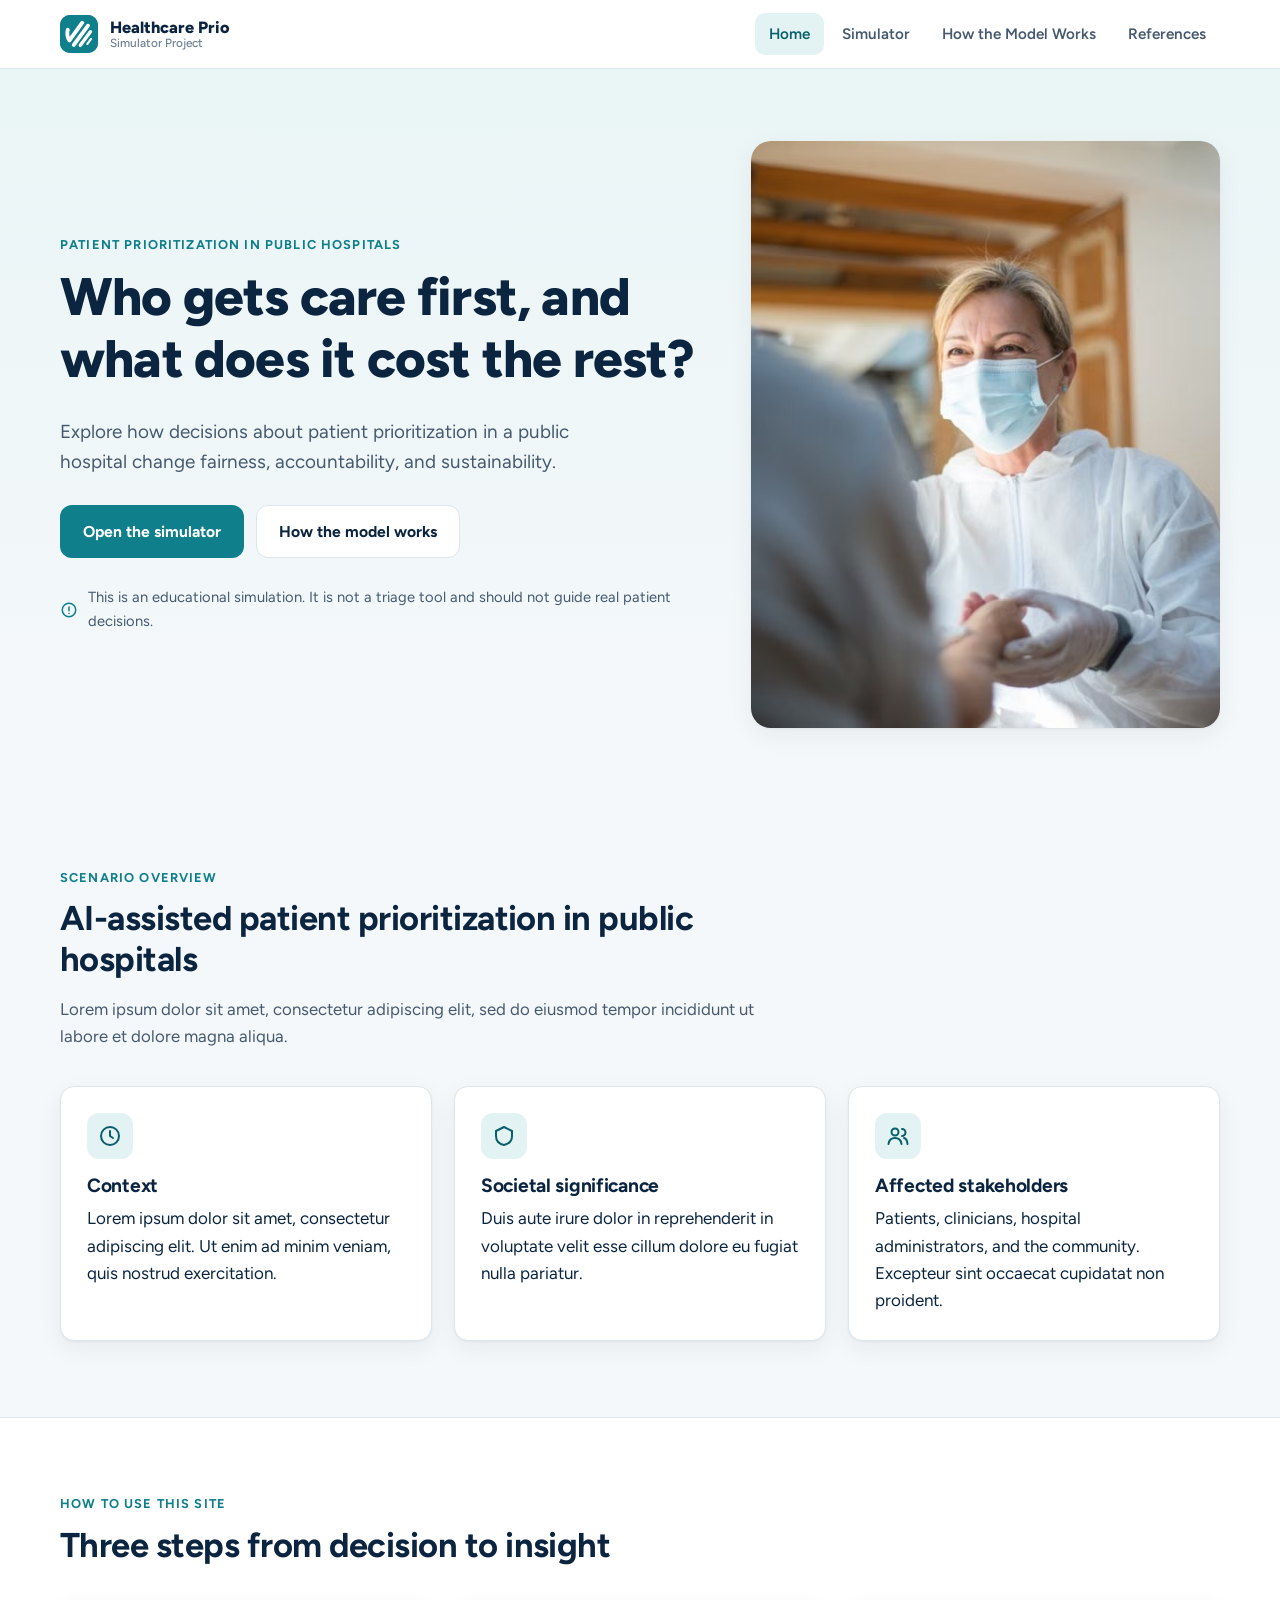
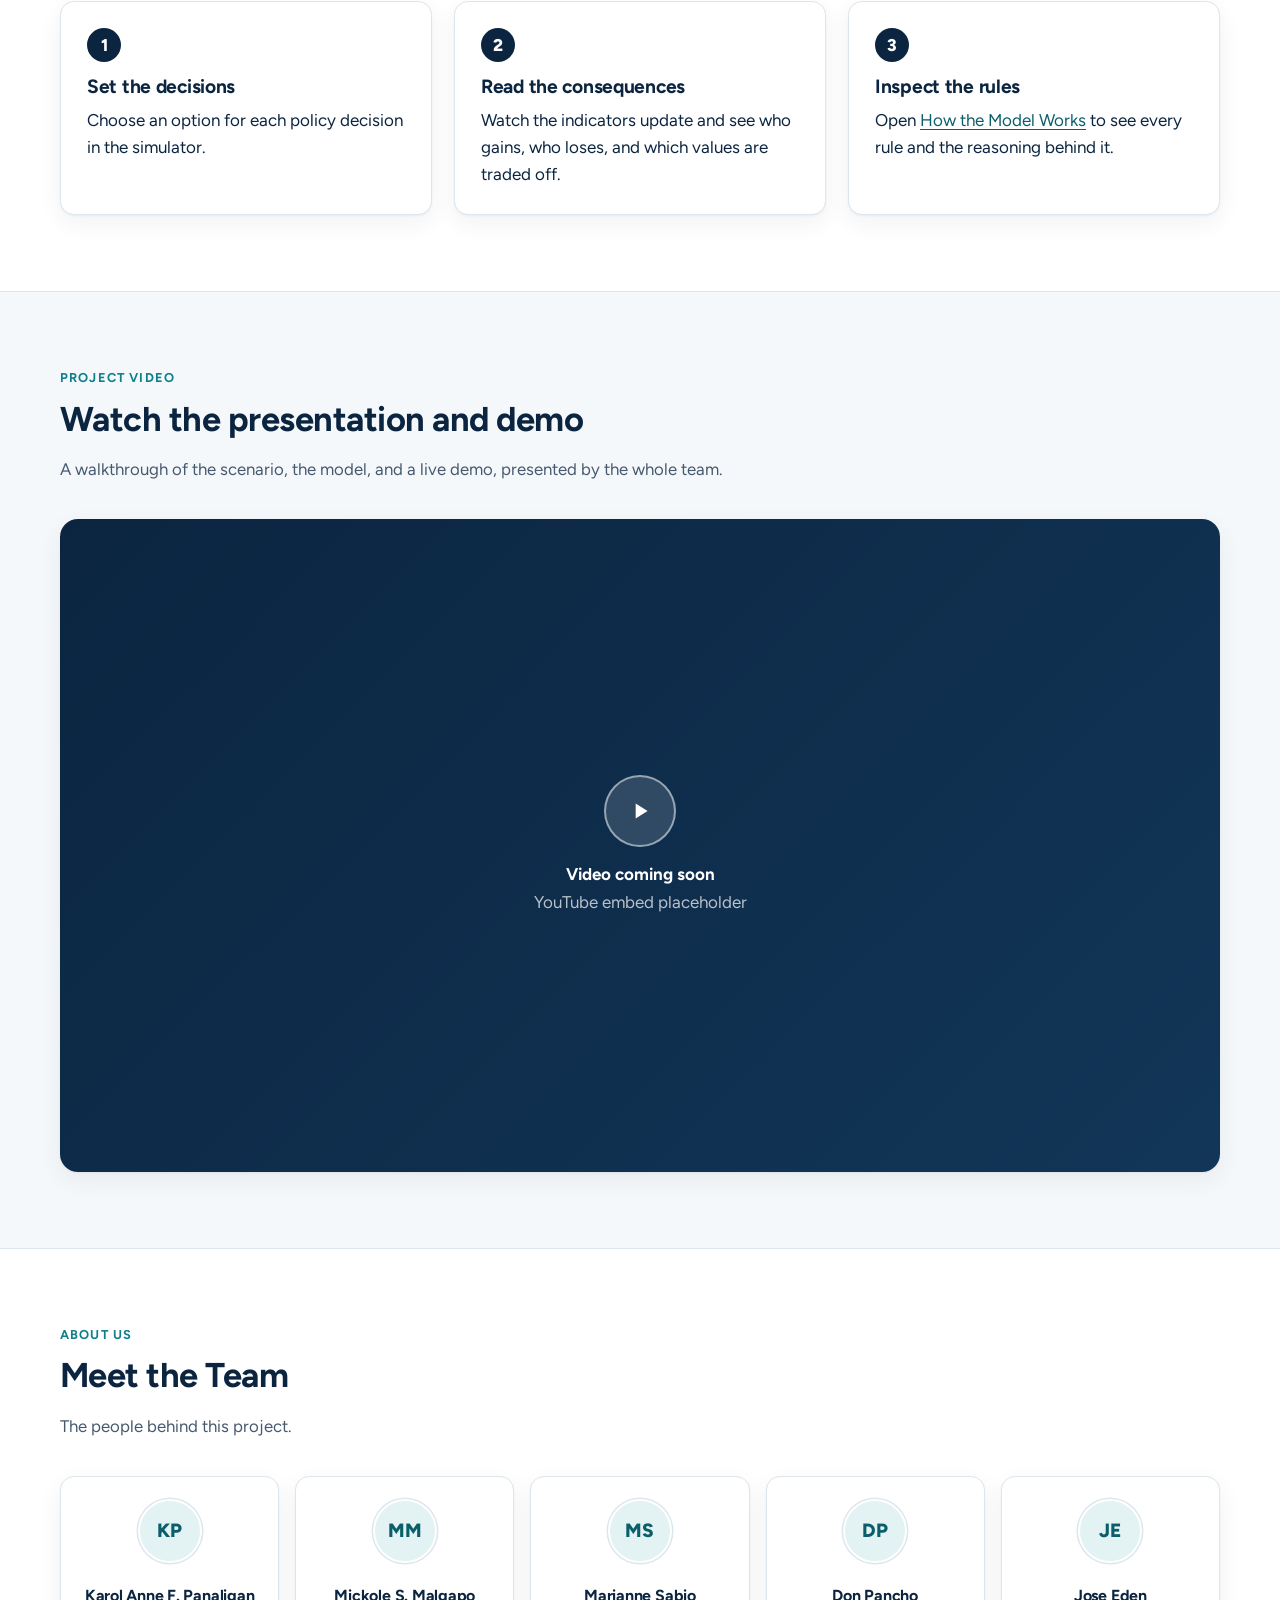
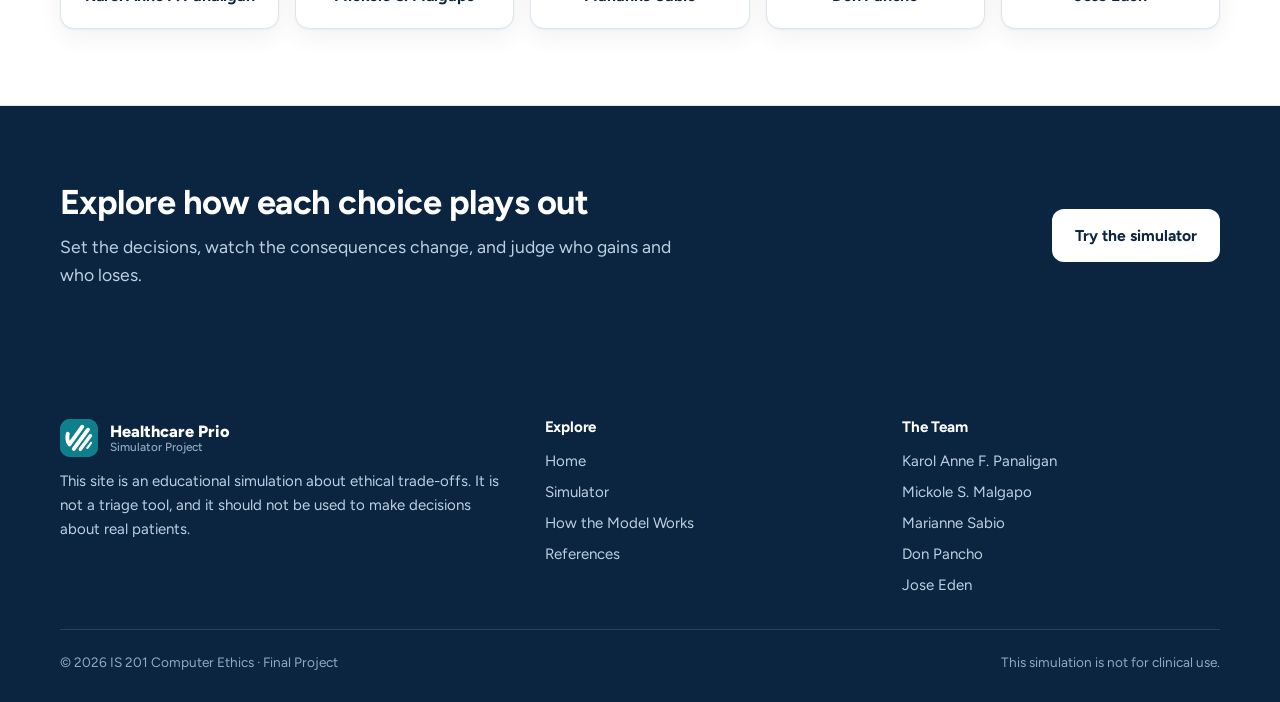
<file: index.html>
<!doctype html>
<html lang="en">
<head>
  <meta charset="utf-8">
  <meta name="viewport" content="width=device-width, initial-scale=1">
  <title>Home | Healthcare Prioritization Simulator</title>
  <meta name="description" content="A rule-based simulator that shows the ethical trade-offs of prioritizing patients in a public hospital.">
  <meta name="theme-color" content="#0f7f8c">
  <meta property="og:type" content="website">
  <meta property="og:site_name" content="Healthcare Prio">
  <meta property="og:title" content="Home | Healthcare Prioritization Simulator">
  <meta property="og:description" content="A rule-based simulator that shows the ethical trade-offs of prioritizing patients in a public hospital.">
  <meta property="og:url" content="https://healthcareprio.github.io/">
  <meta property="og:image" content="https://healthcareprio.github.io/assets/images/social-preview.jpg?v=1">
  <meta property="og:image:width" content="1200">
  <meta property="og:image:height" content="630">
  <meta property="og:image:alt" content="Healthcare Prio, a simulator project about who gets care first in public hospitals">
  <meta name="twitter:card" content="summary_large_image">
  <link rel="canonical" href="https://healthcareprio.github.io/">
  <link rel="icon" href="assets/favicon.svg" type="image/svg+xml">
  <link rel="preconnect" href="https://fonts.googleapis.com">
  <link rel="preconnect" href="https://fonts.gstatic.com" crossorigin>
  <link rel="stylesheet" href="https://fonts.googleapis.com/css2?family=Figtree:wght@400;500;600;700;800&display=swap">
  <link rel="stylesheet" href="css/styles.css?v=40">
</head>
<body data-page="home">
<main id="main">

  <section class="hero">
    <div class="wrap">
      <div>
        <div class="eyebrow">Patient prioritization in public hospitals</div>
        <h1>Who gets care first, and what does it cost the rest?</h1>
        <p class="lead">Explore how decisions about patient prioritization in a public hospital change fairness, accountability, and sustainability.</p>
        <div class="hero-actions">
          <a class="btn btn-primary" href="simulator.html">Open the simulator</a>
          <a class="btn btn-ghost" href="how-it-works.html">How the model works</a>
        </div>
        <p class="hero-note">
          <svg width="18" height="18" viewBox="0 0 24 24" fill="none" stroke="currentColor" stroke-width="2" stroke-linecap="round" aria-hidden="true"><circle cx="12" cy="12" r="9"/><path d="M12 8v5M12 16.5v.01"/></svg>
          <span>This is an educational simulation. It is not a triage tool and should not guide real patient decisions.</span>
        </p>
      </div>

      <div class="hero-media">
        <img class="hero-photo" src="assets/images/hero.jpg?v=2" alt="A health worker in a mask and protective clothing holding a patient's hand">
      </div>
    </div>
  </section>

  <section>
    <div class="wrap">
      <div class="sec-head">
        <div class="eyebrow">Scenario overview</div>
        <h2>AI-assisted patient prioritization in public hospitals</h2>
        <p>Lorem ipsum dolor sit amet, consectetur adipiscing elit, sed do eiusmod tempor incididunt ut labore et dolore magna aliqua.</p>
      </div>
      <div class="grid g3">
        <div class="card card-lift">
          <div class="icon-chip"><svg width="24" height="24" viewBox="0 0 24 24" fill="none" stroke="currentColor" stroke-width="2" stroke-linecap="round" stroke-linejoin="round"><circle cx="12" cy="12" r="9"/><path d="M12 7v5l3 2"/></svg></div>
          <h3>Context</h3>
          <p>Lorem ipsum dolor sit amet, consectetur adipiscing elit. Ut enim ad minim veniam, quis nostrud exercitation.</p>
        </div>
        <div class="card card-lift">
          <div class="icon-chip"><svg width="24" height="24" viewBox="0 0 24 24" fill="none" stroke="currentColor" stroke-width="2" stroke-linecap="round" stroke-linejoin="round"><path d="M12 3l8 4v5c0 5-3.5 8-8 9-4.5-1-8-4-8-9V7z"/></svg></div>
          <h3>Societal significance</h3>
          <p>Duis aute irure dolor in reprehenderit in voluptate velit esse cillum dolore eu fugiat nulla pariatur.</p>
        </div>
        <div class="card card-lift">
          <div class="icon-chip"><svg width="24" height="24" viewBox="0 0 24 24" fill="none" stroke="currentColor" stroke-width="2" stroke-linecap="round" stroke-linejoin="round"><circle cx="9" cy="8" r="3.5"/><path d="M2.5 20c.5-4 3-6 6.5-6s6 2 6.5 6M16 5a3.5 3.5 0 010 7M18 14c2 .6 3.3 2.6 3.5 6"/></svg></div>
          <h3>Affected stakeholders</h3>
          <p>Patients, clinicians, hospital administrators, and the community. Excepteur sint occaecat cupidatat non proident.</p>
        </div>
      </div>
    </div>
  </section>

  <section class="band">
    <div class="wrap">
      <div class="sec-head">
        <div class="eyebrow">How to use this site</div>
        <h2>Three steps from decision to insight</h2>
      </div>
      <div class="grid g3">
        <div class="card card-lift"><div class="step-n">1</div><h3>Set the decisions</h3><p>Choose an option for each policy decision in the simulator.</p></div>
        <div class="card card-lift"><div class="step-n">2</div><h3>Read the consequences</h3><p>Watch the indicators update and see who gains, who loses, and which values are traded off.</p></div>
        <div class="card card-lift"><div class="step-n">3</div><h3>Inspect the rules</h3><p>Open <a href="how-it-works.html">How the Model Works</a> to see every rule and the reasoning behind it.</p></div>
      </div>
    </div>
  </section>

  <section>
    <div class="wrap">
      <div class="sec-head">
        <div class="eyebrow">Project video</div>
        <h2>Watch the presentation and demo</h2>
        <p>A walkthrough of the scenario, the model, and a live demo, presented by the whole team.</p>
      </div>
      <!-- Replace this block with the YouTube embed:
           <div class="video"><iframe src="https://www.youtube.com/embed/VIDEO_ID" title="Project video" allowfullscreen></iframe></div> -->
      <div class="video" role="img" aria-label="Video placeholder">
        <div>
          <div class="play"><svg width="26" height="26" viewBox="0 0 24 24" fill="#fff"><path d="M8 5v14l11-7z"/></svg></div>
          <b>Video coming soon</b><br><span style="opacity:.7">YouTube embed placeholder</span>
        </div>
      </div>
    </div>
  </section>

  <section class="band">
    <div class="wrap">
      <div class="sec-head">
        <div class="eyebrow">About us</div>
        <h2>Meet the Team</h2>
        <p>The people behind this project.</p>
      </div>
      <div class="grid g5" id="team"></div>
    </div>
  </section>

  <section class="band-dark">
    <div class="wrap cta-band">
      <div class="cta-copy">
        <h2 style="margin-bottom:.3em">Explore how each choice plays out</h2>
        <p style="margin:0;font-size:1.1rem">Set the decisions, watch the consequences change, and judge who gains and who loses.</p>
      </div>
      <a class="btn btn-light" href="simulator.html">Try the simulator</a>
    </div>
  </section>
</main>

<script src="js/site.js?v=20"></script>
<script>
  document.getElementById("team").innerHTML = TEAM.map(function (name) {
    return '<div class="card card-lift person"><div class="avatar" aria-hidden="true">' + initials(name) + "</div><h3>" + esc(name) + "</h3></div>";
  }).join("");
</script>
</body>
</html>
</file>
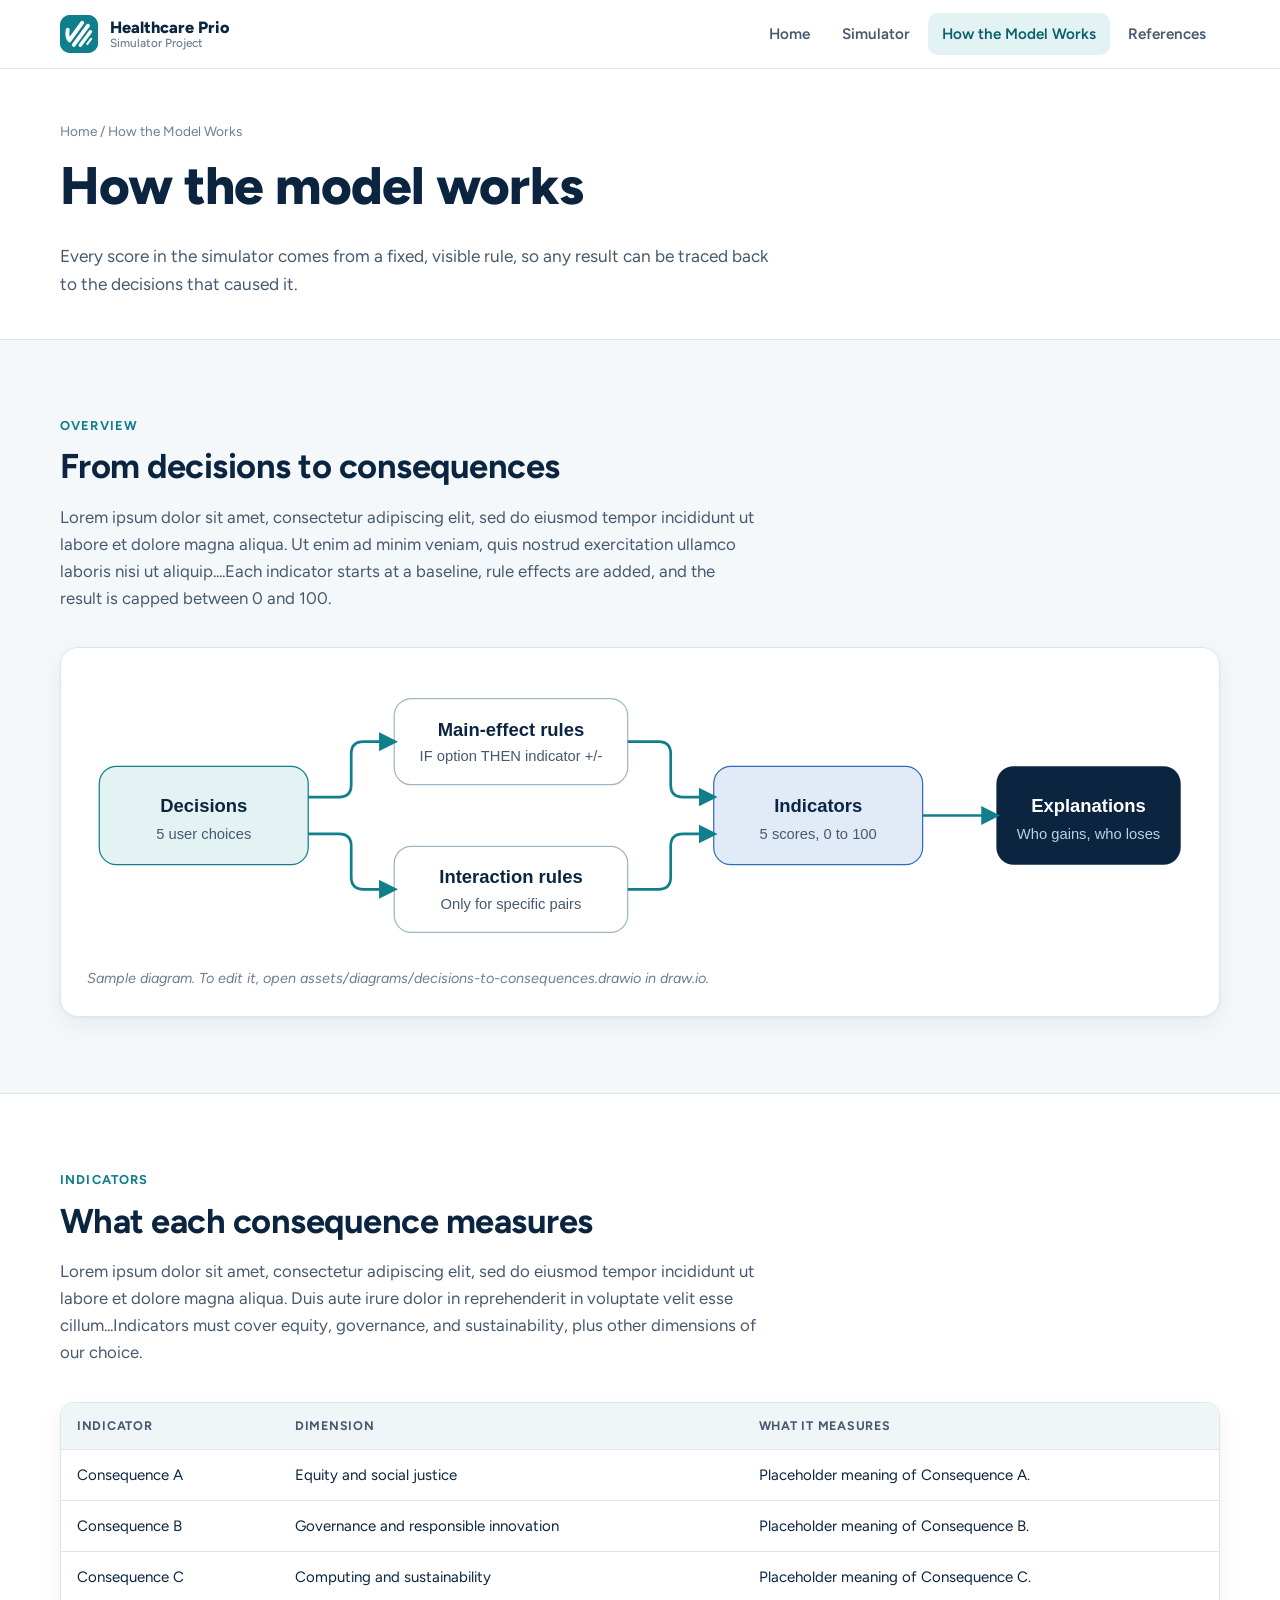
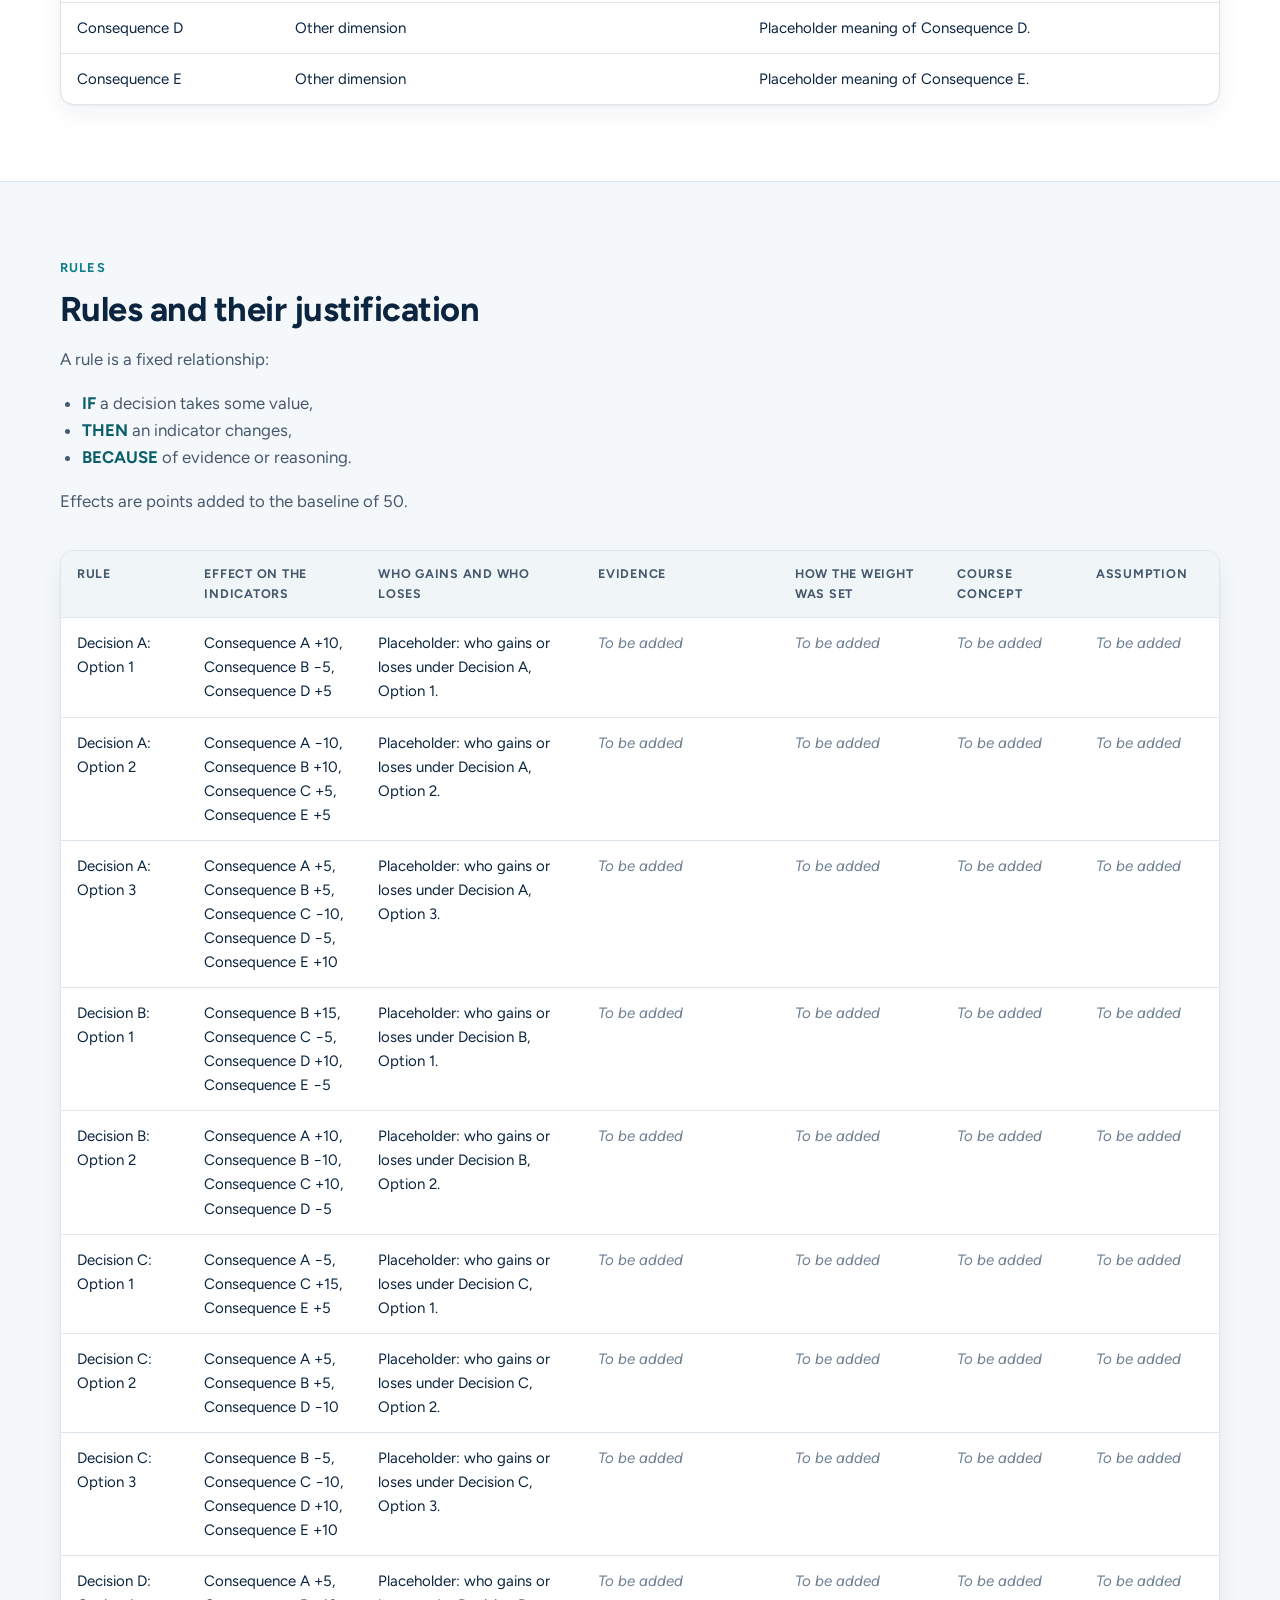
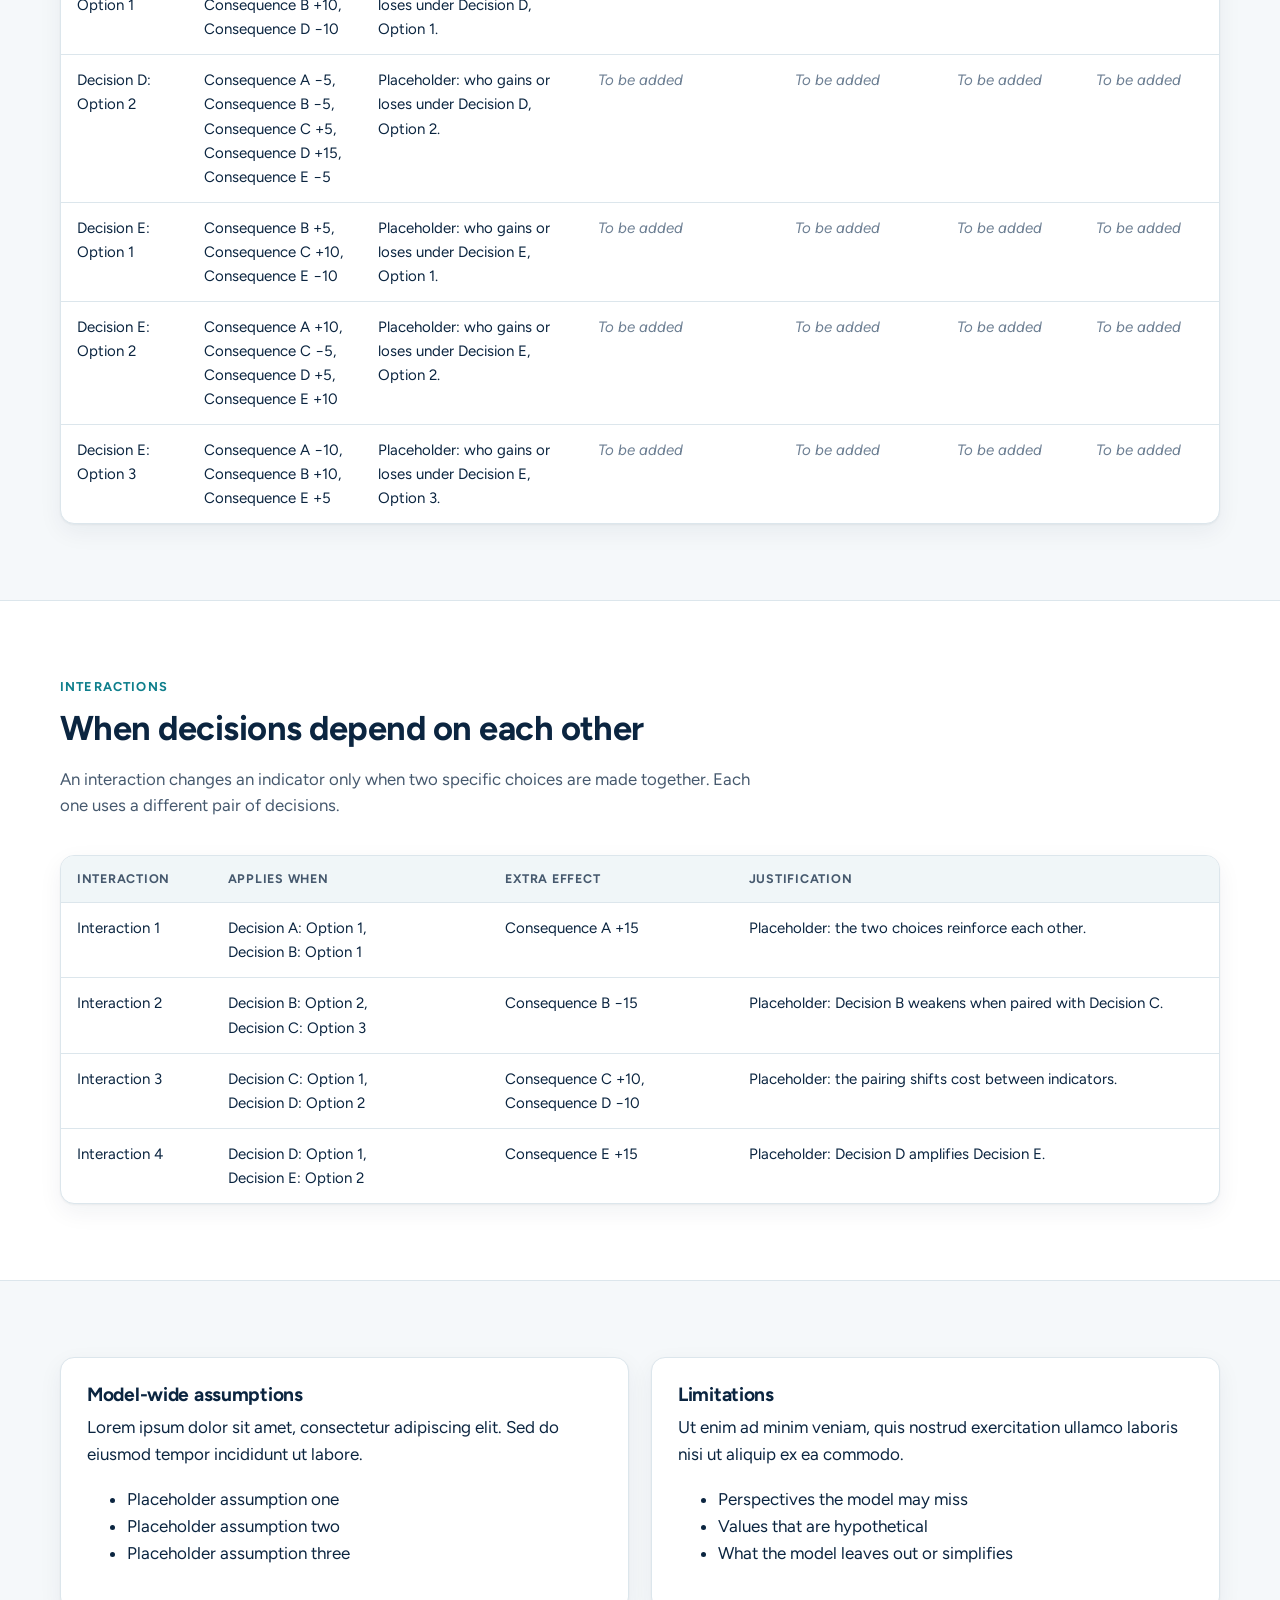
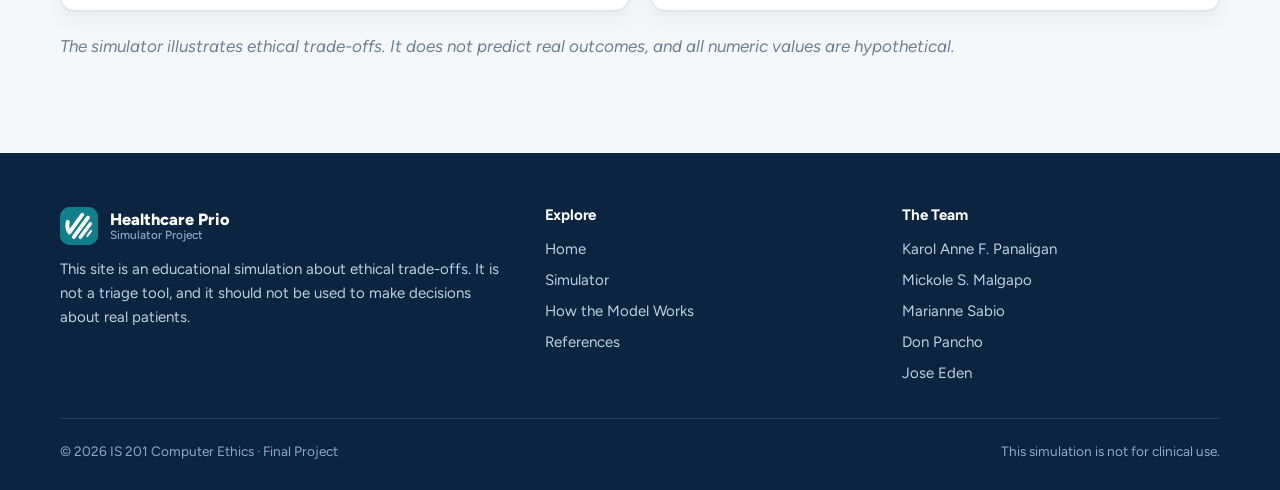
<file: how-it-works.html>
<!doctype html>
<html lang="en">
<head>
  <meta charset="utf-8">
  <meta name="viewport" content="width=device-width, initial-scale=1">
  <title>How the Model Works | Healthcare Prioritization Simulator</title>
  <meta name="description" content="The rules, interactions, assumptions, and limitations behind the simulator.">
  <meta name="theme-color" content="#0f7f8c">
  <meta property="og:type" content="website">
  <meta property="og:site_name" content="Healthcare Prio">
  <meta property="og:title" content="How the Model Works | Healthcare Prioritization Simulator">
  <meta property="og:description" content="The rules, interactions, assumptions, and limitations behind the simulator.">
  <meta property="og:url" content="https://healthcareprio.github.io/how-it-works.html">
  <meta property="og:image" content="https://healthcareprio.github.io/assets/images/social-preview.jpg?v=1">
  <meta property="og:image:width" content="1200">
  <meta property="og:image:height" content="630">
  <meta property="og:image:alt" content="Healthcare Prio, a simulator project about who gets care first in public hospitals">
  <meta name="twitter:card" content="summary_large_image">
  <link rel="canonical" href="https://healthcareprio.github.io/how-it-works.html">
  <link rel="icon" href="assets/favicon.svg" type="image/svg+xml">
  <link rel="preconnect" href="https://fonts.googleapis.com">
  <link rel="preconnect" href="https://fonts.gstatic.com" crossorigin>
  <link rel="stylesheet" href="https://fonts.googleapis.com/css2?family=Figtree:wght@400;500;600;700;800&display=swap">
  <link rel="stylesheet" href="css/styles.css?v=40">
</head>
<body data-page="model">
<main id="main">
  <div class="page-head">
    <div class="wrap">
      <div class="crumbs">Home / How the Model Works</div>
      <h1>How the model works</h1>
      <p>Every score in the simulator comes from a fixed, visible rule, so any result can be traced back to the decisions that caused it.</p>
    </div>
  </div>

  <section>
    <div class="wrap">
      <div class="sec-head">
        <div class="eyebrow">Overview</div>
        <h2>From decisions to consequences</h2>
        <p>Lorem ipsum dolor sit amet, consectetur adipiscing elit, sed do eiusmod tempor incididunt ut labore et dolore magna aliqua. Ut enim ad minim veniam, quis nostrud exercitation ullamco laboris nisi ut aliquip....Each indicator starts at a baseline, rule effects are added, and the result is capped between 0 and 100.</p>
      </div>
      <figure class="diagram" style="margin:0">
        <img src="assets/diagrams/decisions-to-consequences.svg" width="900" height="230" alt="Flow diagram: decisions feed main-effect rules and interaction rules, which update the indicators, which produce explanations.">
        <figcaption class="placeholder" style="margin-top:10px;font-size:.9rem">Sample diagram. To edit it, open assets/diagrams/decisions-to-consequences.drawio in draw.io.</figcaption>
      </figure>
    </div>
  </section>

  <section class="band">
    <div class="wrap">
      <div class="sec-head">
        <div class="eyebrow">Indicators</div>
        <h2>What each consequence measures</h2>
        <p>Lorem ipsum dolor sit amet, consectetur adipiscing elit, sed do eiusmod tempor incididunt ut labore et dolore magna aliqua. Duis aute irure dolor in reprehenderit in voluptate velit esse cillum...Indicators must cover equity, governance, and sustainability, plus other dimensions of our choice.</p>
      </div>
      <div data-table="assets/tables/03-indicators.xlsx"></div>
    </div>
  </section>

  <section>
    <div class="wrap">
      <div class="sec-head">
        <div class="eyebrow">Rules</div>
        <h2>Rules and their justification</h2>
        <p>A rule is a fixed relationship:</p>
        <ul class="rule-list">
          <li><b>IF</b> a decision takes some value,</li>
          <li><b>THEN</b> an indicator changes,</li>
          <li><b>BECAUSE</b> of evidence or reasoning.</li>
        </ul>
        <p>Effects are points added to the baseline of 50.</p>
      </div>
      <div data-table="assets/tables/04-rules.xlsx"></div>
    </div>
  </section>

  <section class="band">
    <div class="wrap">
      <div class="sec-head">
        <div class="eyebrow">Interactions</div>
        <h2>When decisions depend on each other</h2>
        <p>An interaction changes an indicator only when two specific choices are made together. Each one uses a different pair of decisions.</p>
      </div>
      <div data-table="assets/tables/05-interactions.xlsx"></div>
    </div>
  </section>

  <section>
    <div class="wrap">
      <div class="grid g2">
        <div class="card">
          <h3>Model-wide assumptions</h3>
          <p>Lorem ipsum dolor sit amet, consectetur adipiscing elit. Sed do eiusmod tempor incididunt ut labore.</p>
          <ul><li>Placeholder assumption one</li><li>Placeholder assumption two</li><li>Placeholder assumption three</li></ul>
        </div>
        <div class="card">
          <h3>Limitations</h3>
          <p>Ut enim ad minim veniam, quis nostrud exercitation ullamco laboris nisi ut aliquip ex ea commodo.</p>
          <ul><li>Perspectives the model may miss</li><li>Values that are hypothetical</li><li>What the model leaves out or simplifies</li></ul>
        </div>
      </div>
      <p class="placeholder" style="margin-top:22px">The simulator illustrates ethical trade-offs. It does not predict real outcomes, and all numeric values are hypothetical.</p>
    </div>
  </section>
</main>
<script src="js/site.js?v=20"></script>
<script src="assets/vendor/xlsx.full.min.js"></script>
<script src="js/tables.js?v=19"></script>
</body>
</html>
</file>
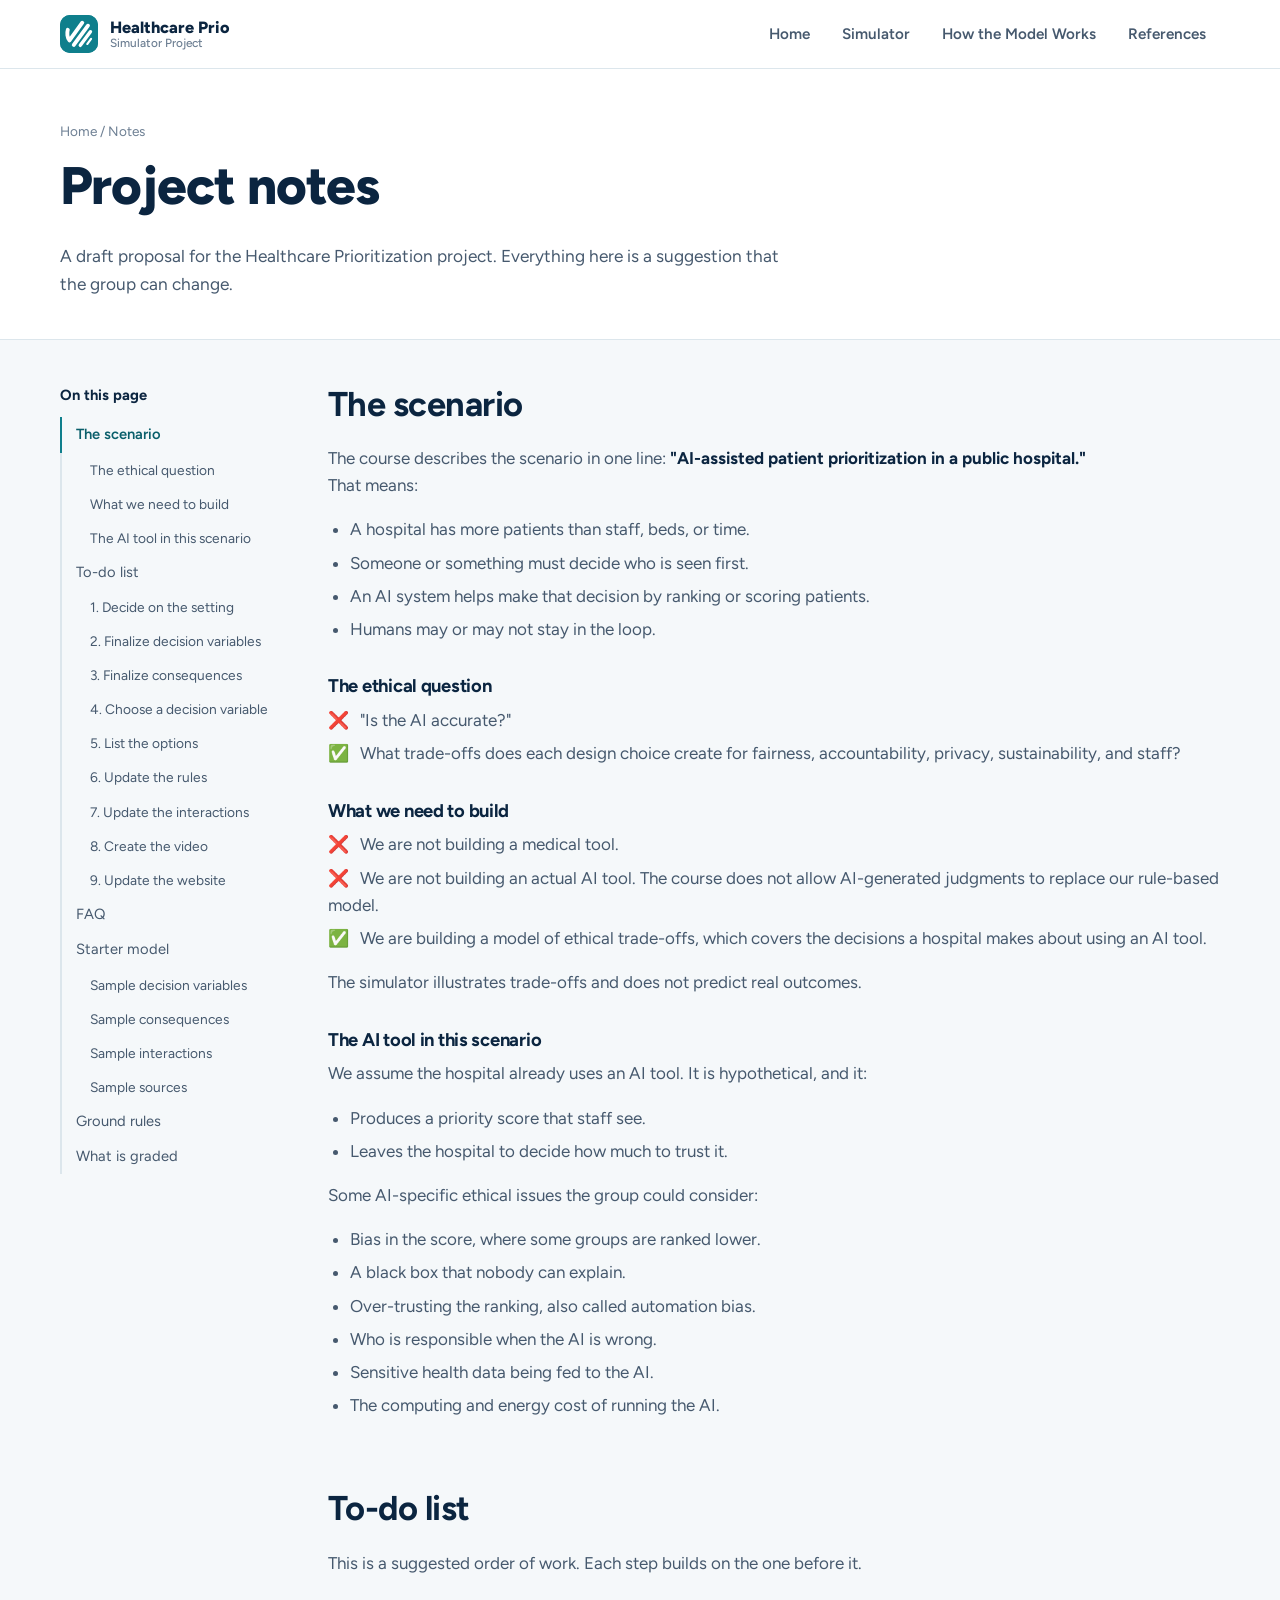
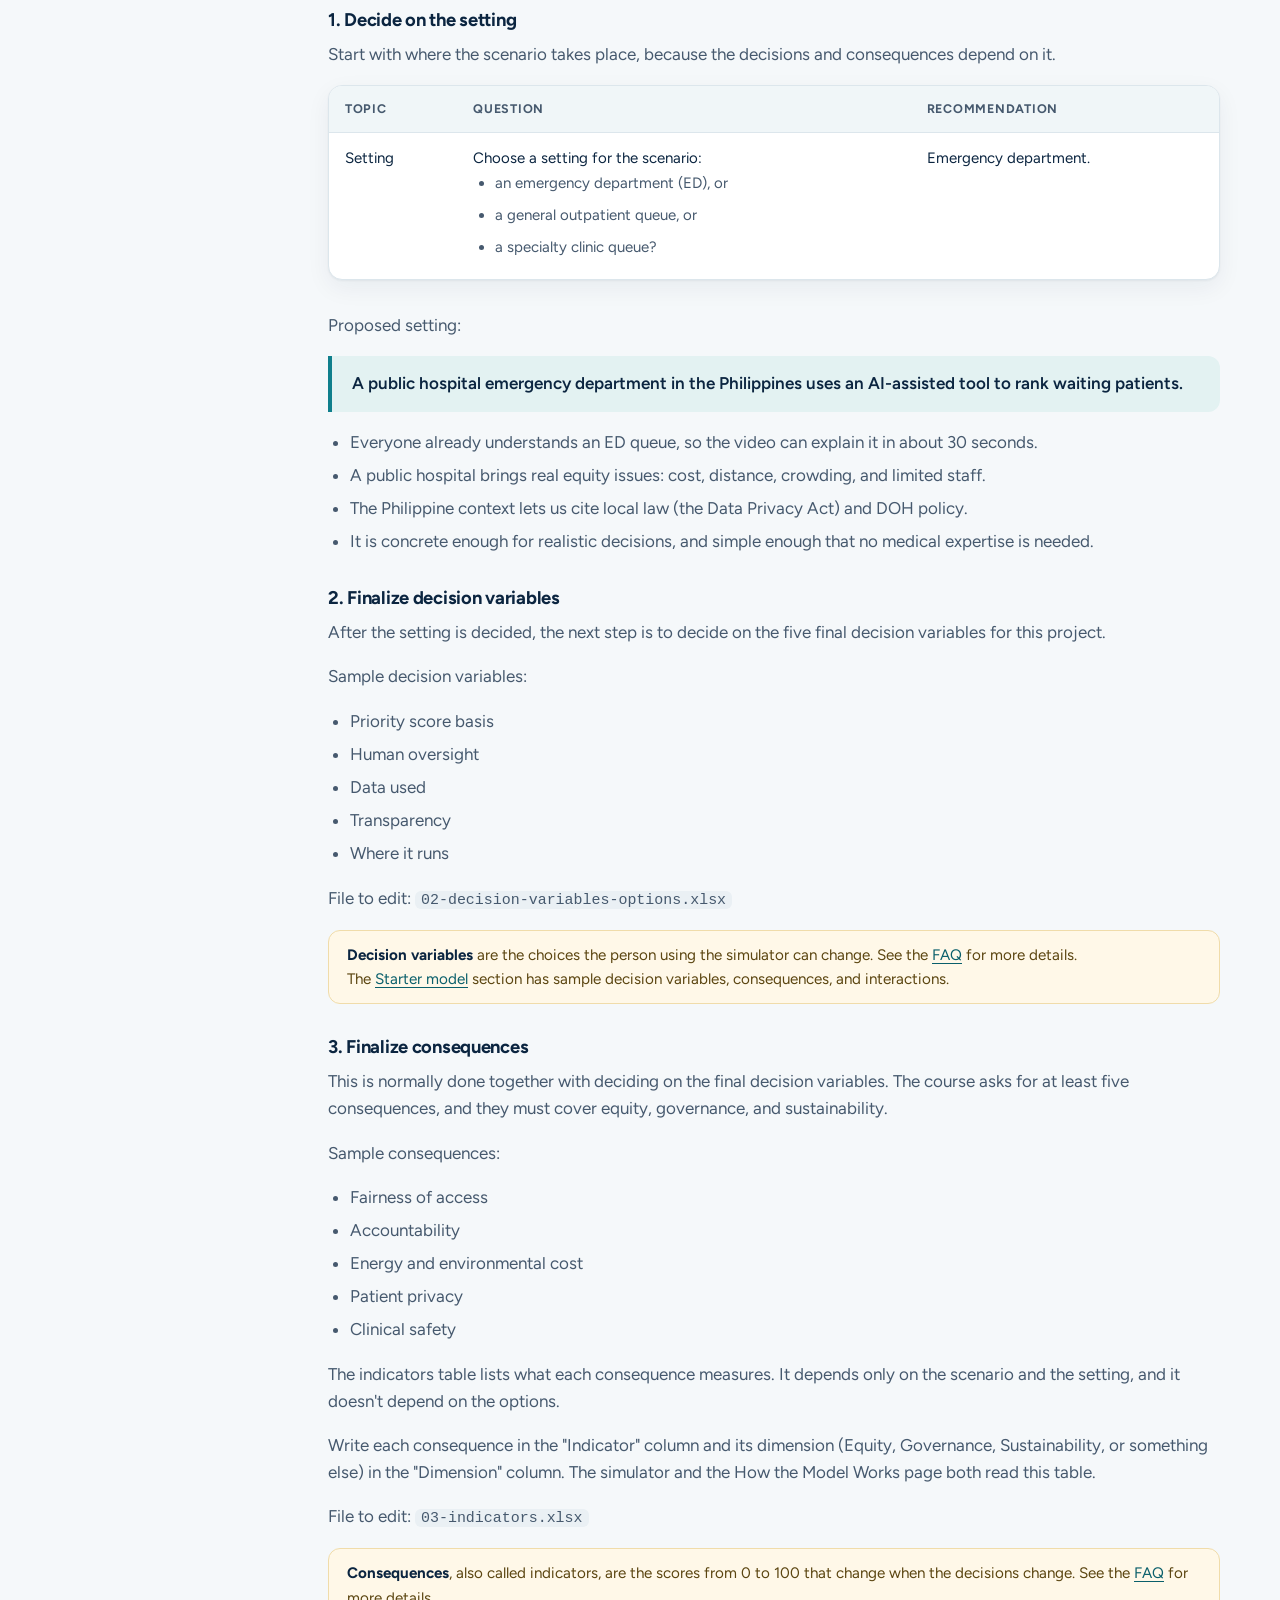
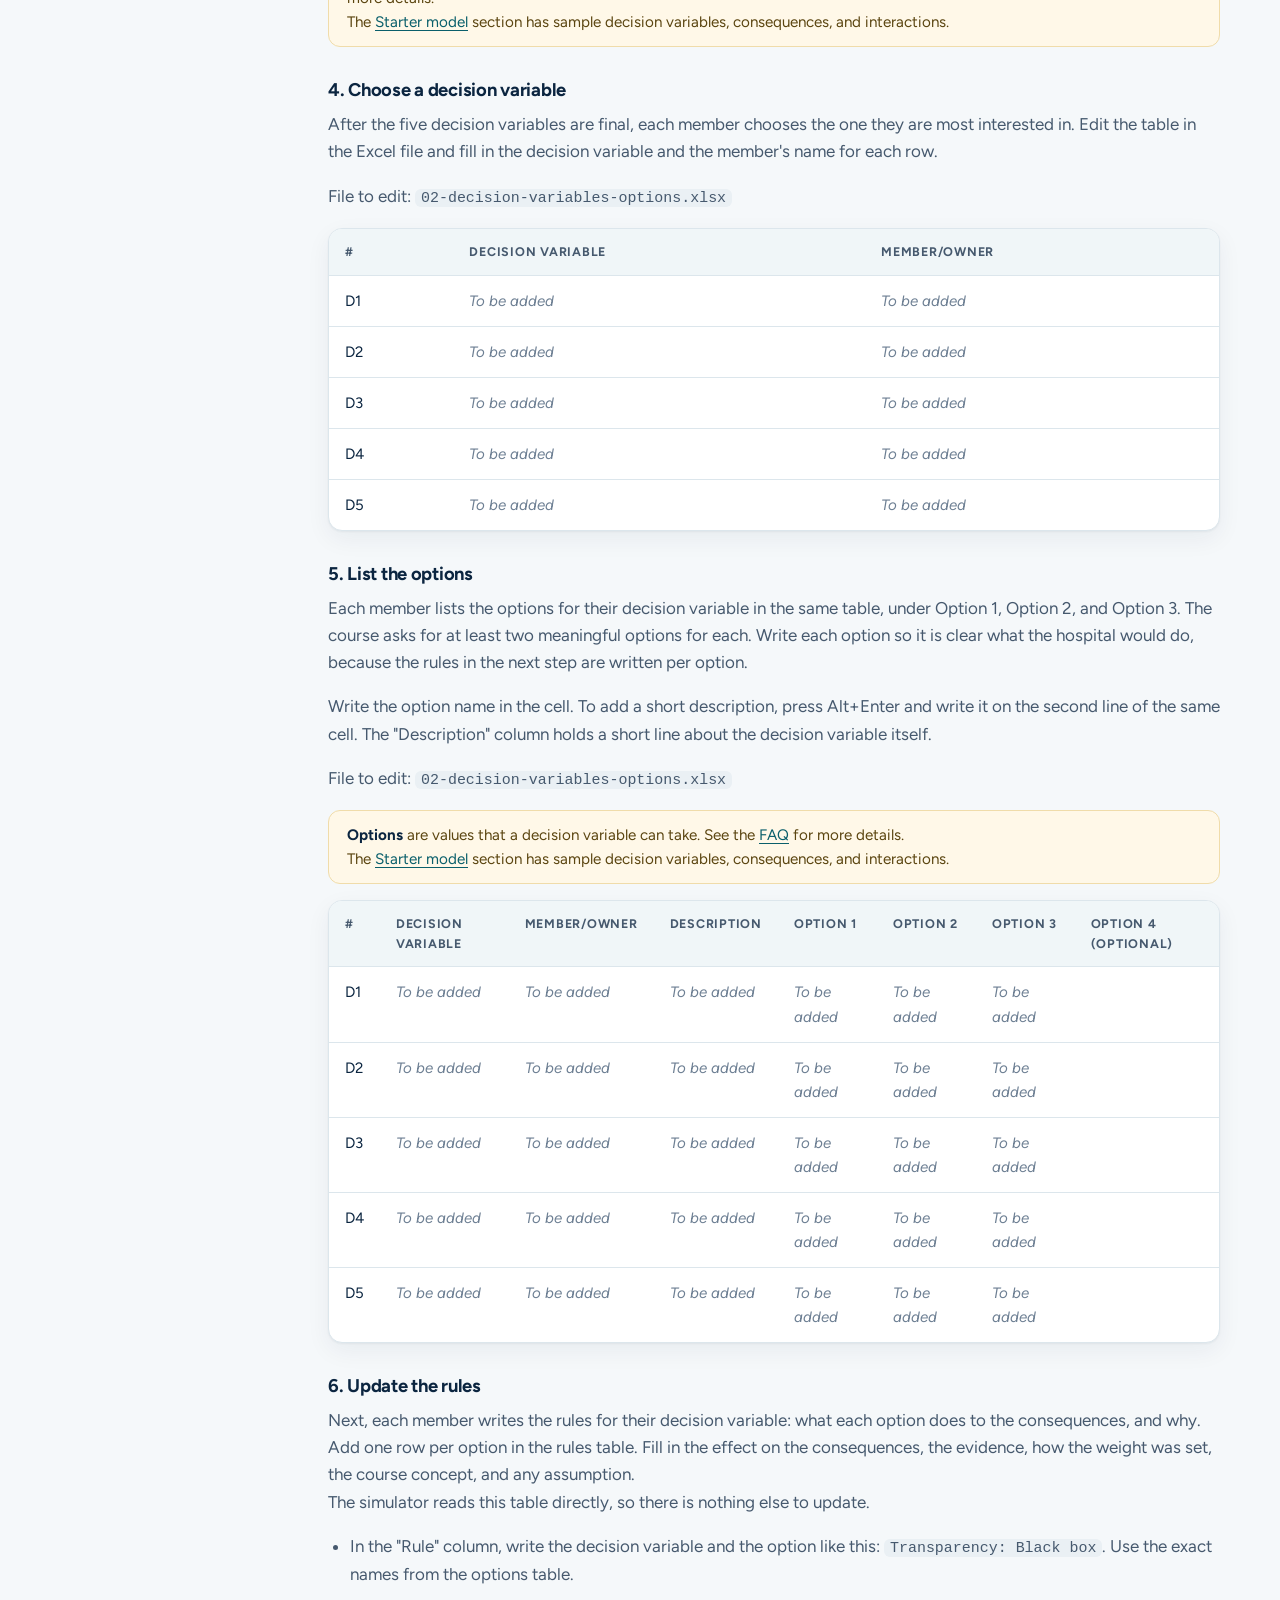
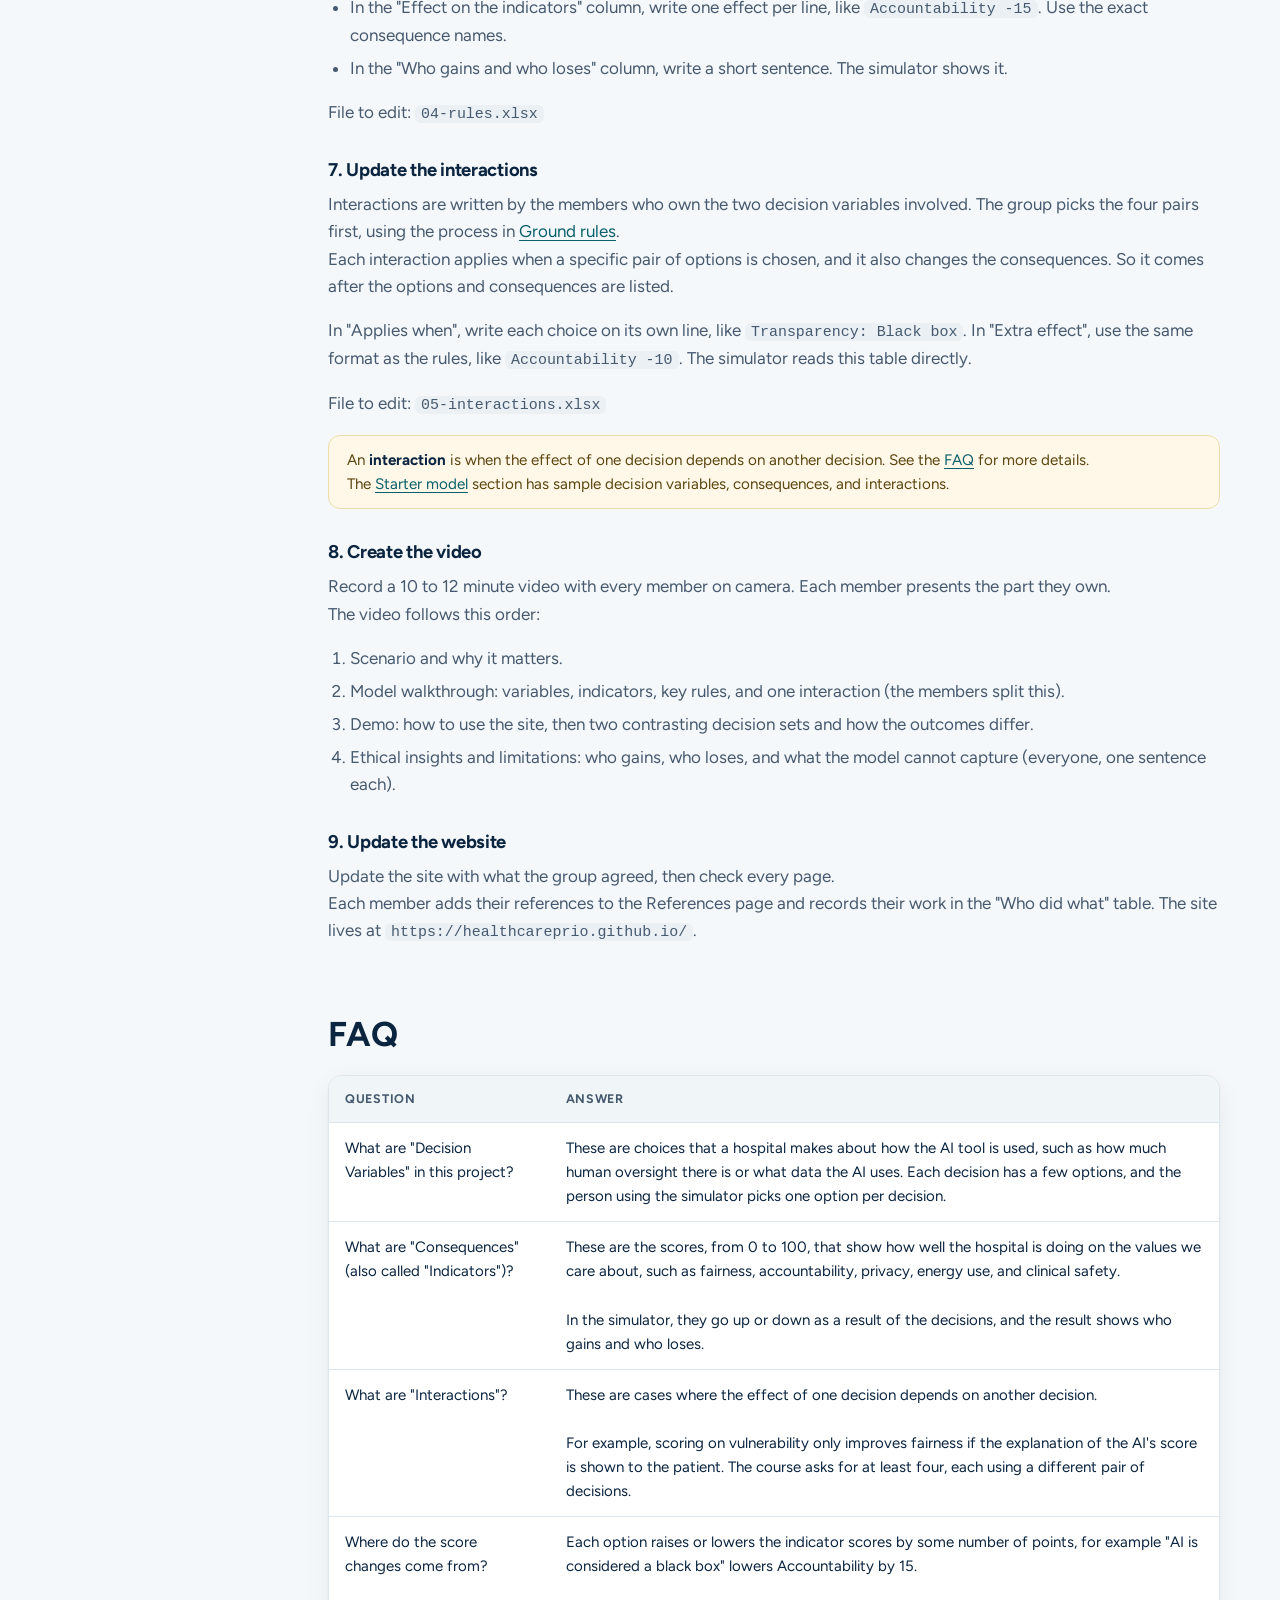
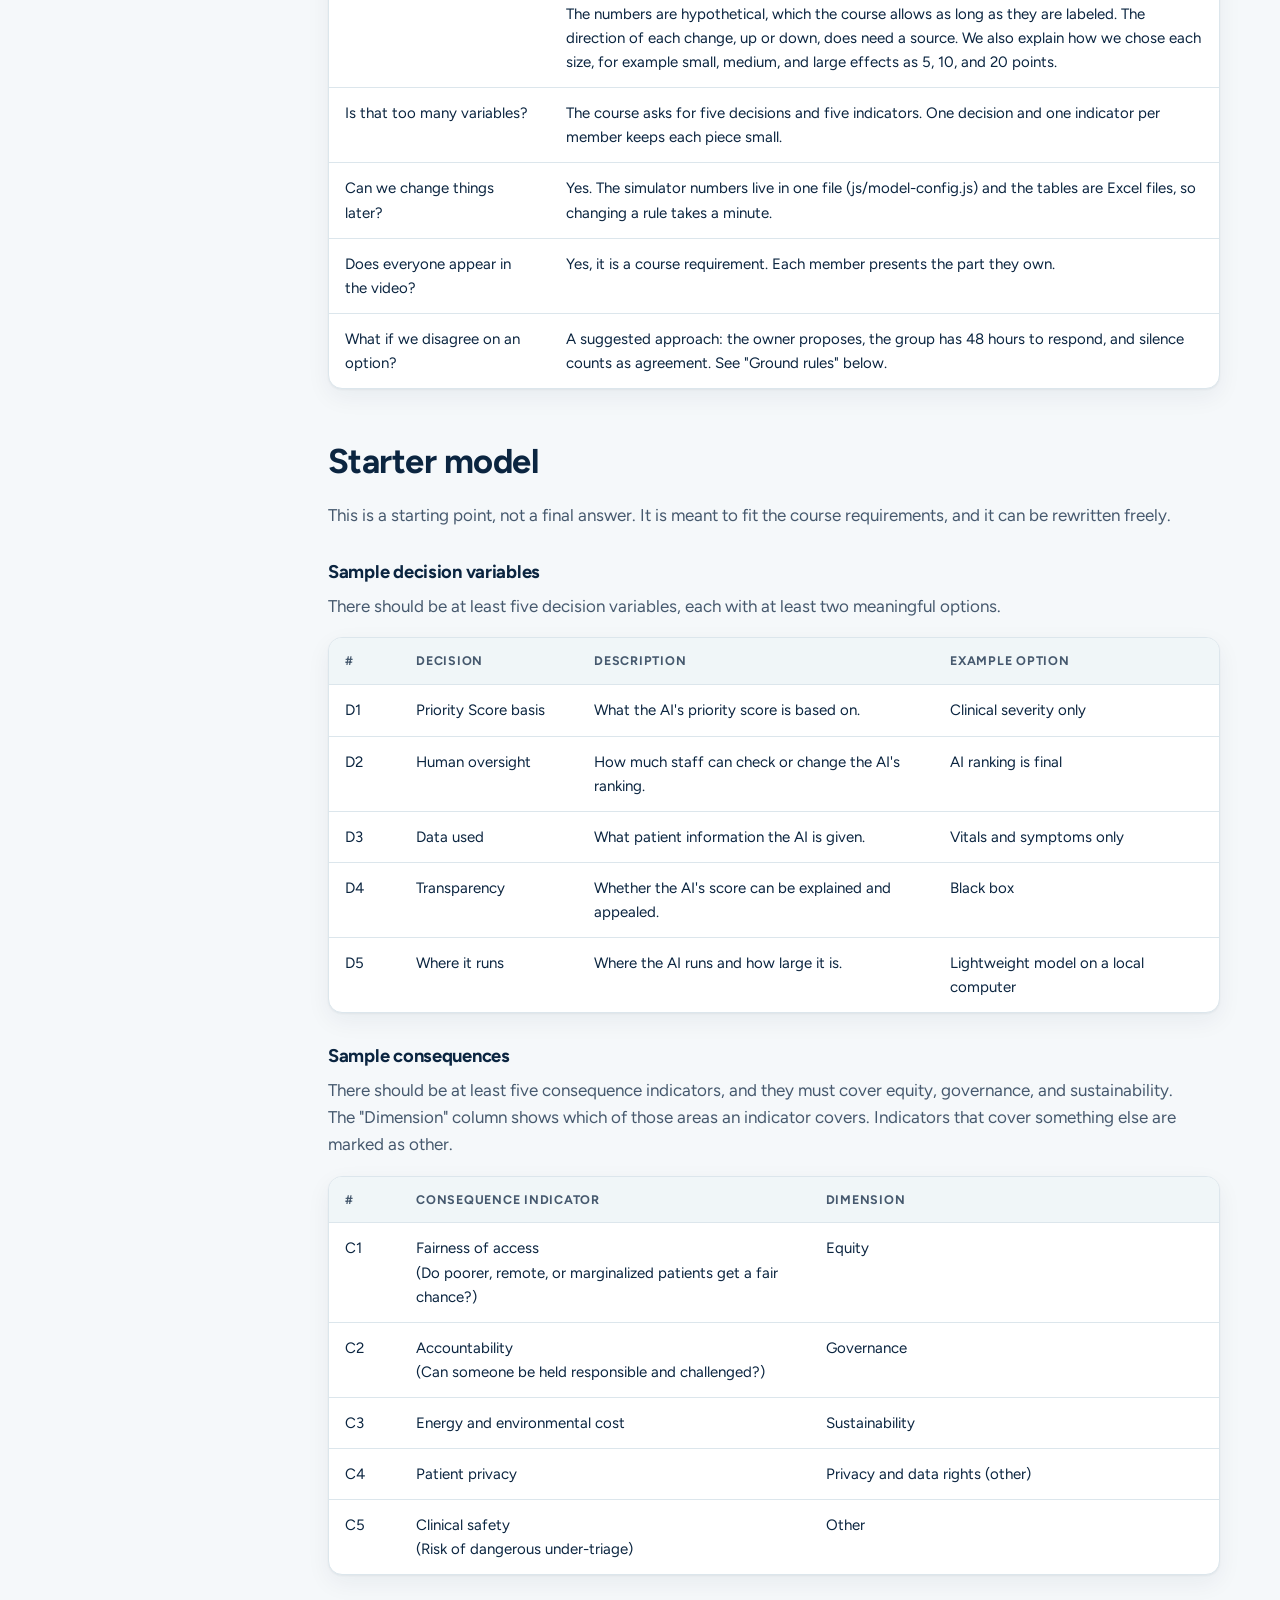
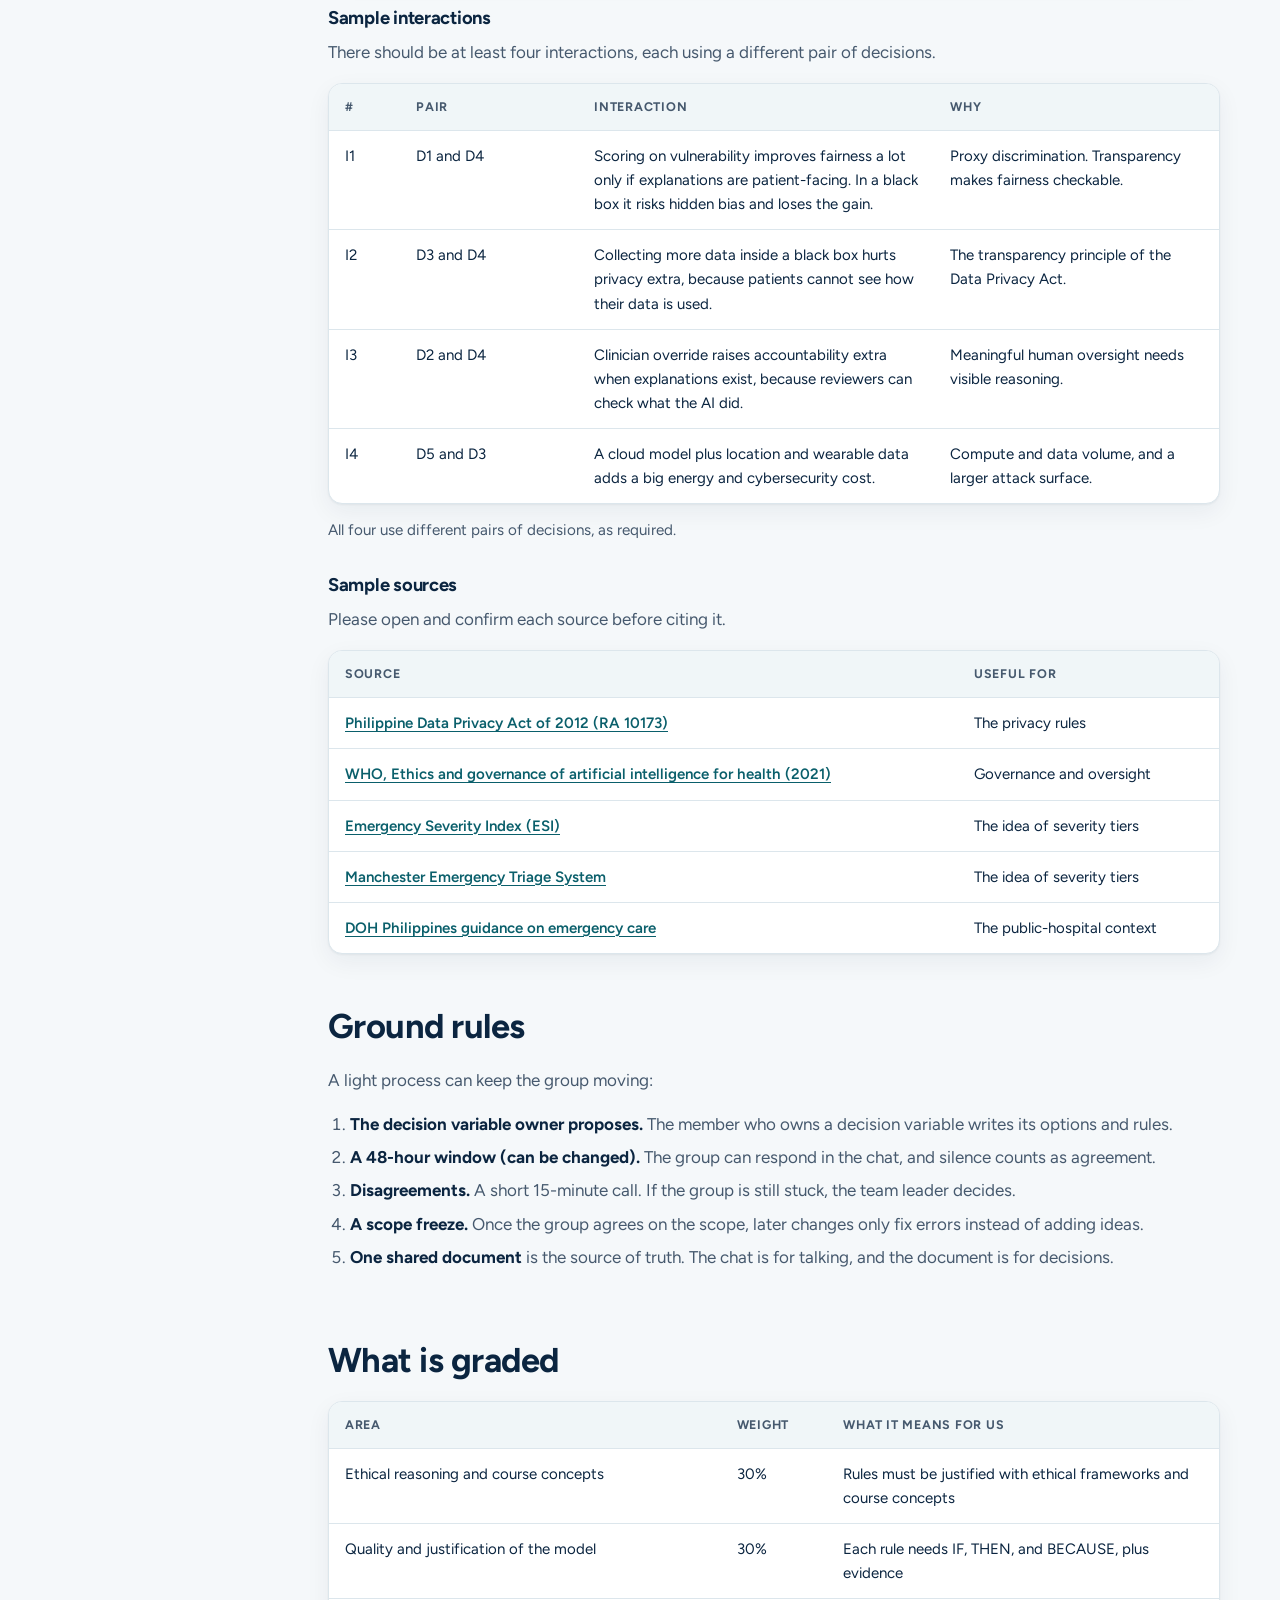
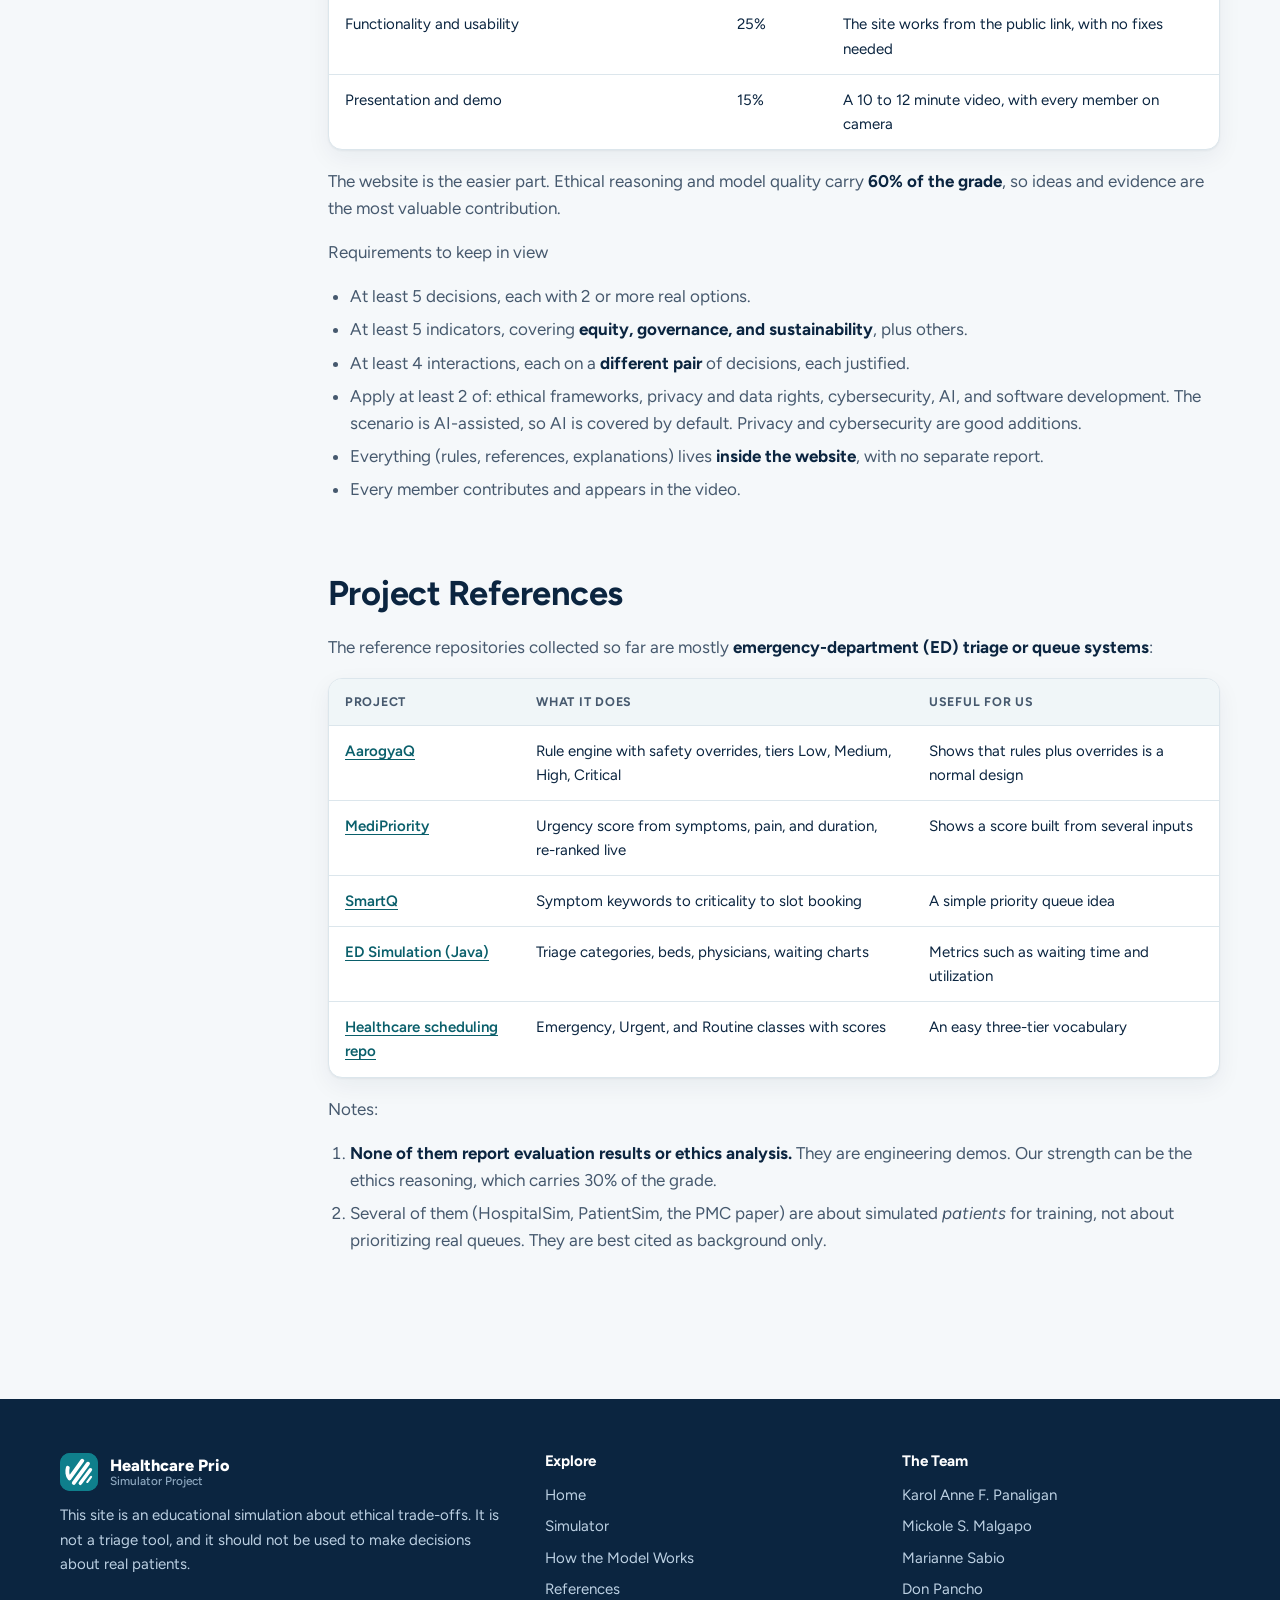
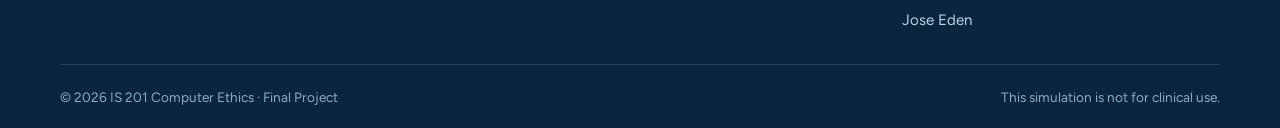
<file: notes.html>
<!doctype html>
<html lang="en">
<head>
  <meta charset="utf-8">
  <meta name="viewport" content="width=device-width, initial-scale=1">
  <title>Project Notes | Healthcare Prioritization Simulator</title>
  <meta name="description" content="A draft proposal for the Healthcare Prioritization project: open questions, the scenario, a starter model, and ways to share the work.">
  <meta name="robots" content="noindex">
  <meta name="theme-color" content="#0f7f8c">
  <meta property="og:type" content="website">
  <meta property="og:site_name" content="Healthcare Prio">
  <meta property="og:title" content="Project Notes | Healthcare Prioritization Simulator">
  <meta property="og:description" content="A draft proposal for the Healthcare Prioritization project: open questions, the scenario, a starter model, and ways to share the work.">
  <meta property="og:url" content="https://healthcareprio.github.io/notes">
  <meta property="og:image" content="https://healthcareprio.github.io/assets/images/social-preview.jpg?v=1">
  <meta property="og:image:width" content="1200">
  <meta property="og:image:height" content="630">
  <meta name="twitter:card" content="summary_large_image">
  <link rel="canonical" href="https://healthcareprio.github.io/notes">
  <link rel="icon" href="assets/favicon.svg" type="image/svg+xml">
  <link rel="preconnect" href="https://fonts.googleapis.com">
  <link rel="preconnect" href="https://fonts.gstatic.com" crossorigin>
  <link rel="stylesheet" href="https://fonts.googleapis.com/css2?family=Figtree:wght@400;500;600;700;800&display=swap">
  <link rel="stylesheet" href="css/styles.css?v=40">
</head>
<body data-page="notes">
<main id="main">
  <div class="page-head">
    <div class="wrap">
      <div class="crumbs">Home / Notes</div>
      <h1>Project notes</h1>
      <p>A draft proposal for the Healthcare Prioritization project. Everything here is a suggestion that the group can change.</p>
    </div>
  </div>

  <section style="padding-top:44px">
    <div class="wrap notes-layout">

      <aside class="toc" aria-label="On this page">
        <b>On this page</b>
        <ol id="toc-list"></ol>
      </aside>

      <article class="notes">

        <section id="scenario">
          <h2>The scenario</h2>
          <p>The course describes the scenario in one line: <strong>"AI-assisted patient prioritization in a public hospital."</strong><br>That means:</p>
          <ul>
            <li>A hospital has more patients than staff, beds, or time.</li>
            <li>Someone or something must decide who is seen first.</li>
            <li>An AI system helps make that decision by ranking or scoring patients.</li>
            <li>Humans may or may not stay in the loop.</li>
          </ul>

          <h3>The ethical question</h3>
          <ul class="mark-list">
            <li><span aria-label="Not the question">❌</span> "Is the AI accurate?"</li>
            <li><span aria-label="The question">✅</span> What trade-offs does each design choice create for fairness, accountability, privacy, sustainability, and staff?</li>
          </ul>

          <h3>What we need to build</h3>
          <ul class="mark-list">
            <li><span aria-label="Not this">❌</span> We are not building a medical tool.</li>
            <li><span aria-label="Not this">❌</span> We are not building an actual AI tool. The course does not allow AI-generated judgments to replace our rule-based model.</li>
            <li><span aria-label="This">✅</span> We are building a model of ethical trade-offs, which covers the decisions a hospital makes about using an AI tool.</li>
          </ul>
          <p>The simulator illustrates trade-offs and does not predict real outcomes.</p>

          <h3>The AI tool in this scenario</h3>
          <p>We assume the hospital already uses an AI tool. It is hypothetical, and it:</p>
          <ul>
            <li>Produces a priority score that staff see.</li>
            <li>Leaves the hospital to decide how much to trust it.</li>
          </ul>
          <p>Some AI-specific ethical issues the group could consider:</p>
          <ul>
            <li>Bias in the score, where some groups are ranked lower.</li>
            <li>A black box that nobody can explain.</li>
            <li>Over-trusting the ranking, also called automation bias.</li>
            <li>Who is responsible when the AI is wrong.</li>
            <li>Sensitive health data being fed to the AI.</li>
            <li>The computing and energy cost of running the AI.</li>
          </ul>
        </section>

        <section id="steps">
          <h2>To-do list</h2>
          <p>This is a suggested order of work. Each step builds on the one before it.</p>

          <h3>1. Decide on the setting</h3>
          <p>Start with where the scenario takes place, because the decisions and consequences depend on it.</p>
          <div data-table="assets/tables/01-decide-on-the-setting.xlsx"></div>

          <p style="margin-top:32px">Proposed setting:</p>
          <blockquote>A public hospital emergency department in the Philippines uses an AI-assisted tool to rank waiting patients.
          </blockquote>
          <ul>
            <li>Everyone already understands an ED queue, so the video can explain it in about 30 seconds.</li>
            <li>A public hospital brings real equity issues: cost, distance, crowding, and limited staff.</li>
            <li>The Philippine context lets us cite local law (the Data Privacy Act) and DOH policy.</li>
            <li>It is concrete enough for realistic decisions, and simple enough that no medical expertise is needed.</li>
          </ul>

          <h3>2. Finalize decision variables</h3>
          <p>After the setting is decided, the next step is to decide on the five final decision variables for this project.</p>
          <p>Sample decision variables:</p>
          <ul>
            <li>Priority score basis</li>
            <li>Human oversight</li>
            <li>Data used</li>
            <li>Transparency</li>
            <li>Where it runs</li>
          </ul>
          <p>File to edit: <code>02-decision-variables-options.xlsx</code></p>
          <p class="note-box"><strong>Decision variables</strong> are the choices the person using the simulator can change. See the <a href="#questions">FAQ</a> for more details.<br>
            The <a href="#model">Starter model</a> section has sample decision variables, consequences, and interactions.
          </p>

          <h3>3. Finalize consequences</h3>
          <p>This is normally done together with deciding on the final decision variables. The course asks for at least five consequences, and they must cover equity, governance, and sustainability.</p>
          <p>Sample consequences:</p>
          <ul>
            <li>Fairness of access</li>
            <li>Accountability</li>
            <li>Energy and environmental cost</li>
            <li>Patient privacy</li>
            <li>Clinical safety</li>
          </ul>
          <p>The indicators table lists what each consequence measures. It depends only on the scenario and the setting, and it doesn't depend on the options.</p>
          <p>Write each consequence in the "Indicator" column and its dimension (Equity, Governance, Sustainability, or something else) in the "Dimension" column. The simulator and the How the Model Works page both read this table.</p>
          <p>File to edit: <code>03-indicators.xlsx</code></p>
          <p class="note-box"><strong>Consequences</strong>, also called indicators, are the scores from 0 to 100 that change when the decisions change. See the <a href="#questions">FAQ</a> for more details.<br>
            The <a href="#model">Starter model</a> section has sample decision variables, consequences, and interactions.
          </p>

          <h3>4. Choose a decision variable</h3>
          <p>After the five decision variables are final, each member chooses the one they are most interested in. Edit the table in the Excel file and fill in the decision variable and the member's name for each row.</p>
          <p>File to edit: <code>02-decision-variables-options.xlsx</code></p>
          <div data-table="assets/tables/02-decision-variables-options.xlsx" data-columns="3"></div>

          <h3>5. List the options</h3>
          <p>Each member lists the options for their decision variable in the same table, under Option 1, Option 2, and Option 3. The course asks for at least two meaningful options for each. Write each option so it is clear what the hospital would do, because the rules in the next step are written per option.</p>
          <p>Write the option name in the cell. To add a short description, press Alt+Enter and write it on the second line of the same cell. The "Description" column holds a short line about the decision variable itself.</p>
          <p>File to edit: <code>02-decision-variables-options.xlsx</code></p>
          <p class="note-box"><strong>Options</strong> are values that a decision variable can take. See the <a href="#questions">FAQ</a> for more details.<br>
          The <a href="#model">Starter model</a> section has sample decision variables, consequences, and interactions.
          </p>
          <div data-table="assets/tables/02-decision-variables-options.xlsx"></div>
          
          <h3>6. Update the rules</h3>
          <p>Next, each member writes the rules for their decision variable: what each option does to the consequences, and why.<br>
            Add one row per option in the rules table. Fill in the effect on the consequences, the evidence, how the weight was set, the course concept, and any assumption.<br>
            The simulator reads this table directly, so there is nothing else to update.</p>
          <ul>
            <li>In the "Rule" column, write the decision variable and the option like this: <code>Transparency: Black box</code>. Use the exact names from the options table.</li>
            <li>In the "Effect on the indicators" column, write one effect per line, like <code>Accountability -15</code>. Use the exact consequence names.</li>
            <li>In the "Who gains and who loses" column, write a short sentence. The simulator shows it.</li>
          </ul>
          <p>File to edit: <code>04-rules.xlsx</code></p>

          <h3>7. Update the interactions</h3>
          <p>Interactions are written by the members who own the two decision variables involved. The group picks the four pairs first, using the process in <a href="#agreement">Ground rules</a>.<br>
            Each interaction applies when a specific pair of options is chosen, and it also changes the consequences. So it comes after the options and consequences are listed.</p>
          <p>In "Applies when", write each choice on its own line, like <code>Transparency: Black box</code>. In "Extra effect", use the same format as the rules, like <code>Accountability -10</code>. The simulator reads this table directly.</p>
          <p>File to edit: <code>05-interactions.xlsx</code></p>
          <p class="note-box">An <strong>interaction</strong> is when the effect of one decision depends on another decision. See the <a href="#questions">FAQ</a> for more details.<br>
            The <a href="#model">Starter model</a> section has sample decision variables, consequences, and interactions.
          </p>

          <h3>8. Create the video</h3>
          <p>Record a 10 to 12 minute video with every member on camera. Each member presents the part they own.<br>
            The video follows this order:</p>
          <ol>
            <li>Scenario and why it matters.</li>
            <li>Model walkthrough: variables, indicators, key rules, and one interaction (the members split this).</li>
            <li>Demo: how to use the site, then two contrasting decision sets and how the outcomes differ.</li>
            <li>Ethical insights and limitations: who gains, who loses, and what the model cannot capture (everyone, one sentence each).</li>
          </ol>

          <h3>9. Update the website</h3>
          <p>Update the site with what the group agreed, then check every page.<br>
            Each member adds their references to the References page and records their work in the "Who did what" table. The site lives at <code>https://healthcareprio.github.io/</code>.</p>

        </section>
        
        <section id="questions">
          <h2>FAQ</h2>
          <div data-table="assets/tables/36-faq.xlsx"></div>
        </section>

        <section id="model">
          <h2>Starter model</h2>
          <p>This is a starting point, not a final answer. It is meant to fit the course requirements, and it can be rewritten freely.</p>

          <h3>Sample decision variables</h3>
          <p>There should be at least five decision variables, each with at least two meaningful options.</p>
          <div data-table="assets/tables/30-sample-decisions.xlsx"></div>

          <h3>Sample consequences</h3>
          <p>There should be at least five consequence indicators, and they must cover equity, governance, and sustainability.<br>
            The "Dimension" column shows which of those areas an indicator covers. Indicators that cover something else are marked as other.</p>
          <div data-table="assets/tables/31-sample-indicators.xlsx"></div>

          <h3>Sample interactions</h3>
          <p>There should be at least four interactions, each using a different pair of decisions.</p>
          <div data-table="assets/tables/32-sample-interactions.xlsx"></div>
          <p class="note-line">All four use different pairs of decisions, as required.</p>

          <h3>Sample sources</h3>
          <p>Please open and confirm each source before citing it.</p>
          <div data-table="assets/tables/33-sample-sources.xlsx"></div>

        </section>

        <section id="agreement">
          <h2>Ground rules</h2>
          <p>A light process can keep the group moving:</p>
          <ol>
            <li><strong>The decision variable owner proposes.</strong> The member who owns a decision variable writes its options and rules.</li>
            <li><strong>A 48-hour window (can be changed).</strong> The group can respond in the chat, and silence counts as agreement.</li>
            <li><strong>Disagreements.</strong> A short 15-minute call. If the group is still stuck, the team leader decides.</li>
            <li><strong>A scope freeze.</strong> Once the group agrees on the scope, later changes only fix errors instead of adding ideas.</li>
            <li><strong>One shared document</strong> is the source of truth. The chat is for talking, and the document is for decisions.</li>
          </ol>
        </section>

        <section id="grading">
          <h2>What is graded</h2>
          <div data-table="assets/tables/34-grading.xlsx"></div>
          <p style="margin-top:18px">The website is the easier part. Ethical reasoning and model quality carry <strong>60% of
              the grade</strong>, so ideas and evidence are the most valuable contribution.</p>
          <p>Requirements to keep in view</p>
          <ul>
            <li>At least 5 decisions, each with 2 or more real options.</li>
            <li>At least 5 indicators, covering <strong>equity, governance, and sustainability</strong>, plus others.</li>
            <li>At least 4 interactions, each on a <strong>different pair</strong> of decisions, each justified.</li>
            <li>Apply at least 2 of: ethical frameworks, privacy and data rights, cybersecurity, AI, and software development.
              The scenario is AI-assisted, so AI is covered by default. Privacy and cybersecurity are good additions.</li>
            <li>Everything (rules, references, explanations) lives <strong>inside the website</strong>, with no separate report.
            </li>
            <li>Every member contributes and appears in the video.</li>
          </ul>
        </section>

        <section id="references">
          <h2>Project References</h2>
          <p>The reference repositories collected so far are mostly <strong>emergency-department (ED) triage or queue systems</strong>:</p>
          <div data-table="assets/tables/35-reference-projects.xlsx"></div>
          <p style="margin-top:18px">Notes:</p>
          <ol>
            <li><strong>None of them report evaluation results or ethics analysis.</strong> They are engineering demos. Our strength can be the ethics reasoning, which carries 30% of the grade.</li>
            <li>Several of them (HospitalSim, PatientSim, the PMC paper) are about simulated <em>patients</em> for training, not about prioritizing real queues. They are best cited as background only.</li>
          </ol>
        </section>

      </article>
    </div>
  </section>
</main>
<script src="js/site.js?v=20"></script>
<script src="assets/vendor/xlsx.full.min.js"></script>
<script src="js/tables.js?v=19"></script>
<script>
  /* Builds the "On this page" list from the h2 and h3 headings, and highlights the one being read. */
  (function () {
    var list = document.getElementById("toc-list");
    var heads = Array.prototype.slice.call(document.querySelectorAll(".notes h2, .notes h3"));
    var used = {};
    var items = heads.map(function (h) {
      var isH2 = h.tagName === "H2";
      var id;
      if (isH2 && h.parentElement.id) {
        id = h.parentElement.id;
      } else {
        id = h.id || h.textContent.toLowerCase().replace(/[^a-z0-9]+/g, "-").replace(/^-+|-+$/g, "");
        while (used[id] || document.getElementById(id)) { id += "-x"; }
        h.id = id;
      }
      used[id] = true;
      var li = document.createElement("li");
      var a = document.createElement("a");
      a.href = "#" + id;
      a.textContent = h.textContent;
      if (!isH2) { li.className = "sub"; }
      li.appendChild(a);
      list.appendChild(li);
      return { heading: h, link: a };
    });

    var ticking = false;
    function update() {
      ticking = false;
      var current = 0;
      var atBottom = window.innerHeight + window.scrollY >= document.documentElement.scrollHeight - 4;
      if (atBottom) {
        current = items.length - 1;
      } else {
        items.forEach(function (it, i) {
          if (it.heading.getBoundingClientRect().top <= 130) { current = i; }
        });
      }
      items.forEach(function (it, i) {
        if (i === current) { it.link.classList.add("active"); it.link.setAttribute("aria-current", "true"); }
        else { it.link.classList.remove("active"); it.link.removeAttribute("aria-current"); }
      });
      var act = items[current] && items[current].link;
      if (act && list.parentElement.scrollHeight > list.parentElement.clientHeight) {
        var box = list.parentElement, top = act.offsetTop;
        if (top < box.scrollTop || top > box.scrollTop + box.clientHeight - 40) { box.scrollTop = top - 60; }
      }
    }
    function onScroll() {
      if (!ticking) { ticking = true; window.requestAnimationFrame(update); }
    }
    window.addEventListener("scroll", onScroll, { passive: true });
    window.addEventListener("resize", onScroll);
    /* Tables load after the page, which changes section heights, so check again. */
    window.addEventListener("load", update);
    setTimeout(update, 1500);
    update();
  })();
</script>
</body>
</html>
</file>
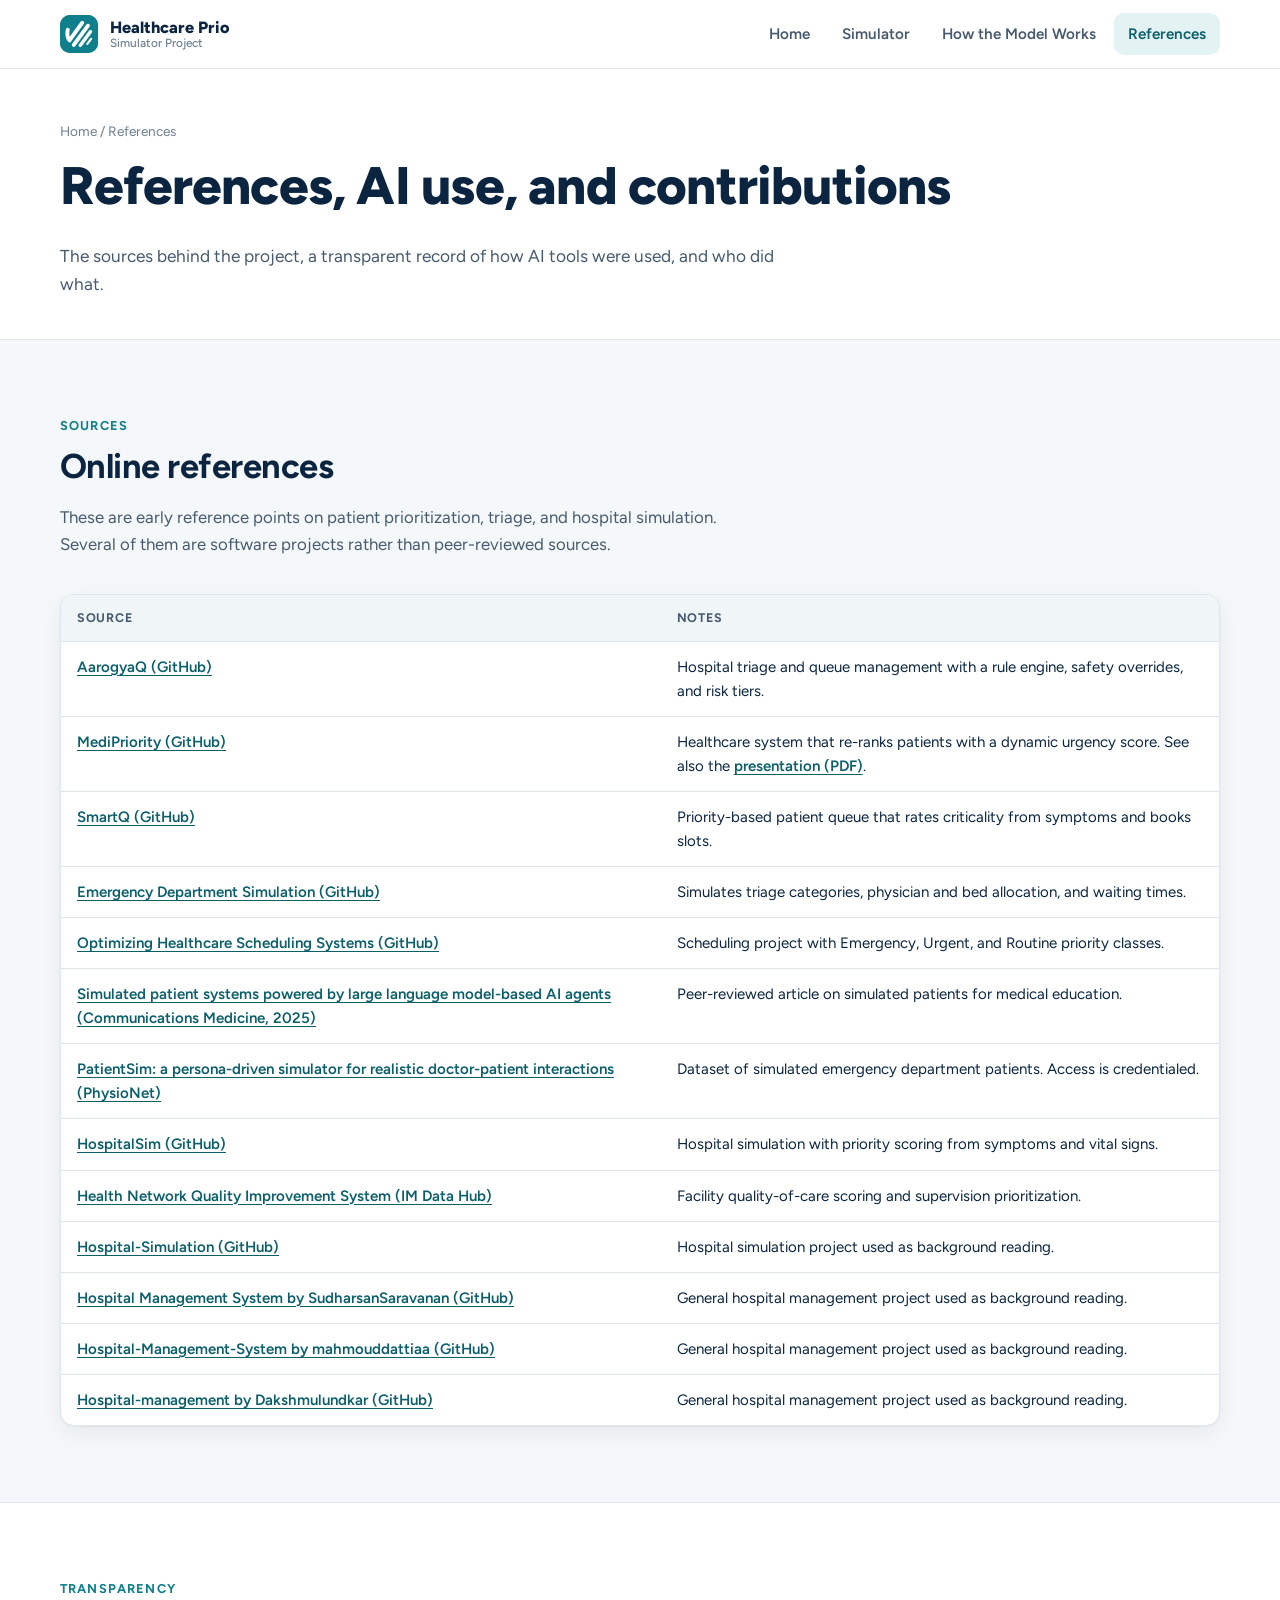
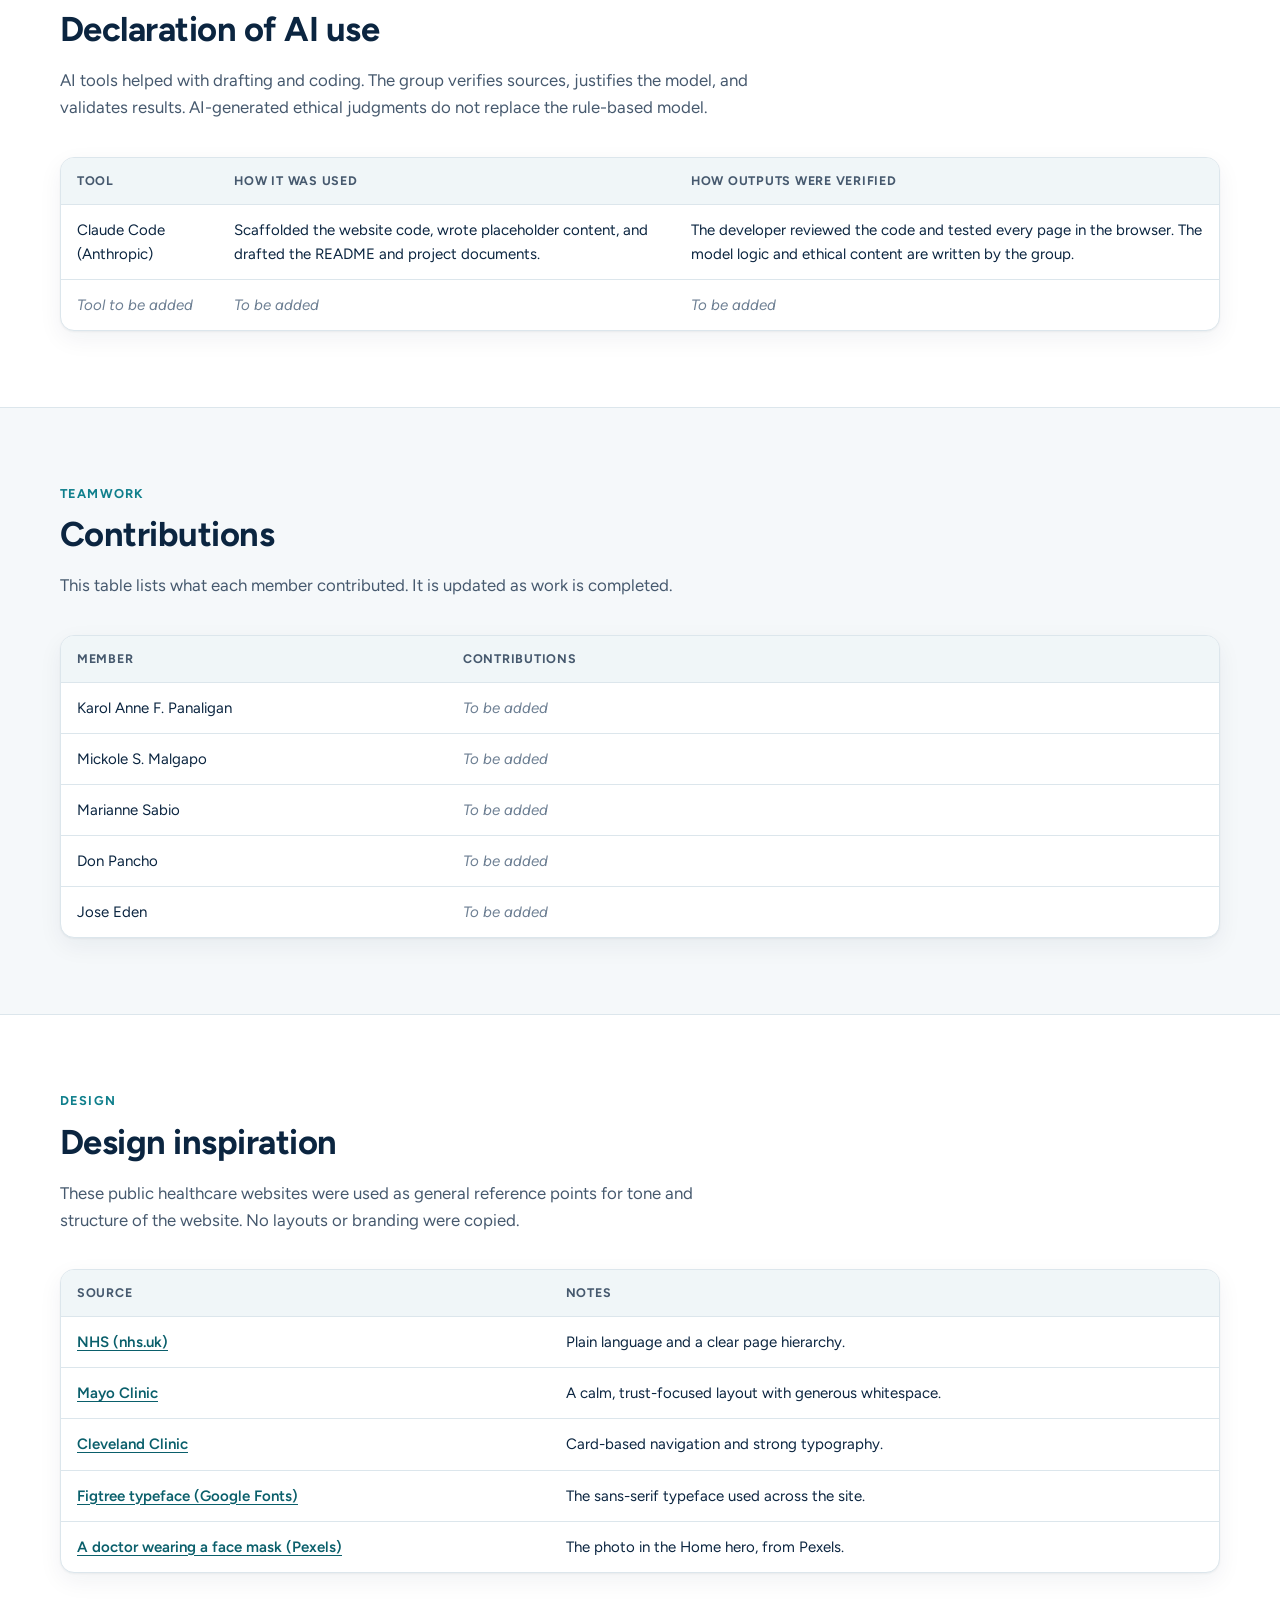
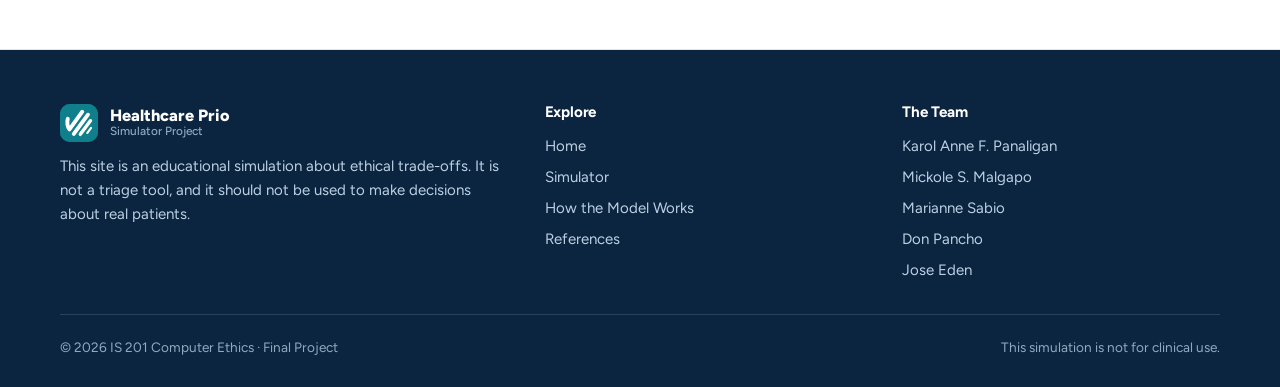
<file: references.html>
<!doctype html>
<html lang="en">
<head>
  <meta charset="utf-8">
  <meta name="viewport" content="width=device-width, initial-scale=1">
  <title>References | Healthcare Prioritization Simulator</title>
  <meta name="description" content="References, declaration of AI use, and who did what.">
  <meta name="theme-color" content="#0f7f8c">
  <meta property="og:type" content="website">
  <meta property="og:site_name" content="Healthcare Prio">
  <meta property="og:title" content="References | Healthcare Prioritization Simulator">
  <meta property="og:description" content="References, declaration of AI use, and who did what.">
  <meta property="og:url" content="https://healthcareprio.github.io/references.html">
  <meta property="og:image" content="https://healthcareprio.github.io/assets/images/social-preview.jpg?v=1">
  <meta property="og:image:width" content="1200">
  <meta property="og:image:height" content="630">
  <meta property="og:image:alt" content="Healthcare Prio, a simulator project about who gets care first in public hospitals">
  <meta name="twitter:card" content="summary_large_image">
  <link rel="canonical" href="https://healthcareprio.github.io/references.html">
  <link rel="icon" href="assets/favicon.svg" type="image/svg+xml">
  <link rel="preconnect" href="https://fonts.googleapis.com">
  <link rel="preconnect" href="https://fonts.gstatic.com" crossorigin>
  <link rel="stylesheet" href="https://fonts.googleapis.com/css2?family=Figtree:wght@400;500;600;700;800&display=swap">
  <link rel="stylesheet" href="css/styles.css?v=40">
</head>
<body data-page="references">
<main id="main">
  <div class="page-head">
    <div class="wrap">
      <div class="crumbs">Home / References</div>
      <h1>References, AI use, and contributions</h1>
      <p>The sources behind the project, a transparent record of how AI tools were used, and who did what.</p>
    </div>
  </div>

  <section>
    <div class="wrap">
      <div class="sec-head">
        <div class="eyebrow">Sources</div>
        <h2>Online references</h2>
        <p>These are early reference points on patient prioritization, triage, and hospital simulation. Several of them are software projects rather than peer-reviewed sources.</p>
      </div>
      <div data-table="assets/tables/20-references-online-references.xlsx"></div>
    </div>
  </section>

  <section class="band">
    <div class="wrap">
      <div class="sec-head">
        <div class="eyebrow">Transparency</div>
        <h2>Declaration of AI use</h2>
        <p>AI tools helped with drafting and coding. The group verifies sources, justifies the model, and validates results. AI-generated ethical judgments do not replace the rule-based model.</p>
      </div>
      <div data-table="assets/tables/21-references-declarations-of-ai-use.xlsx"></div>
    </div>
  </section>

  <section>
    <div class="wrap">
      <div class="sec-head">
        <div class="eyebrow">Teamwork</div>
        <h2>Contributions</h2>
        <p>This table lists what each member contributed. It is updated as work is completed.</p>
      </div>
      <div data-table="assets/tables/22-references-contributions.xlsx"></div>
    </div>
  </section>

  <section class="band">
    <div class="wrap">
      <div class="sec-head">
        <div class="eyebrow">Design</div>
        <h2>Design inspiration</h2>
        <p>These public healthcare websites were used as general reference points for tone and structure of the website. No layouts or branding were copied.</p>
      </div>
      <div data-table="assets/tables/23-references-design-inspiration.xlsx"></div>
    </div>
  </section>
</main>
<script src="js/site.js?v=20"></script>
<script src="assets/vendor/xlsx.full.min.js"></script>
<script src="js/tables.js?v=19"></script>
</body>
</html>
</file>
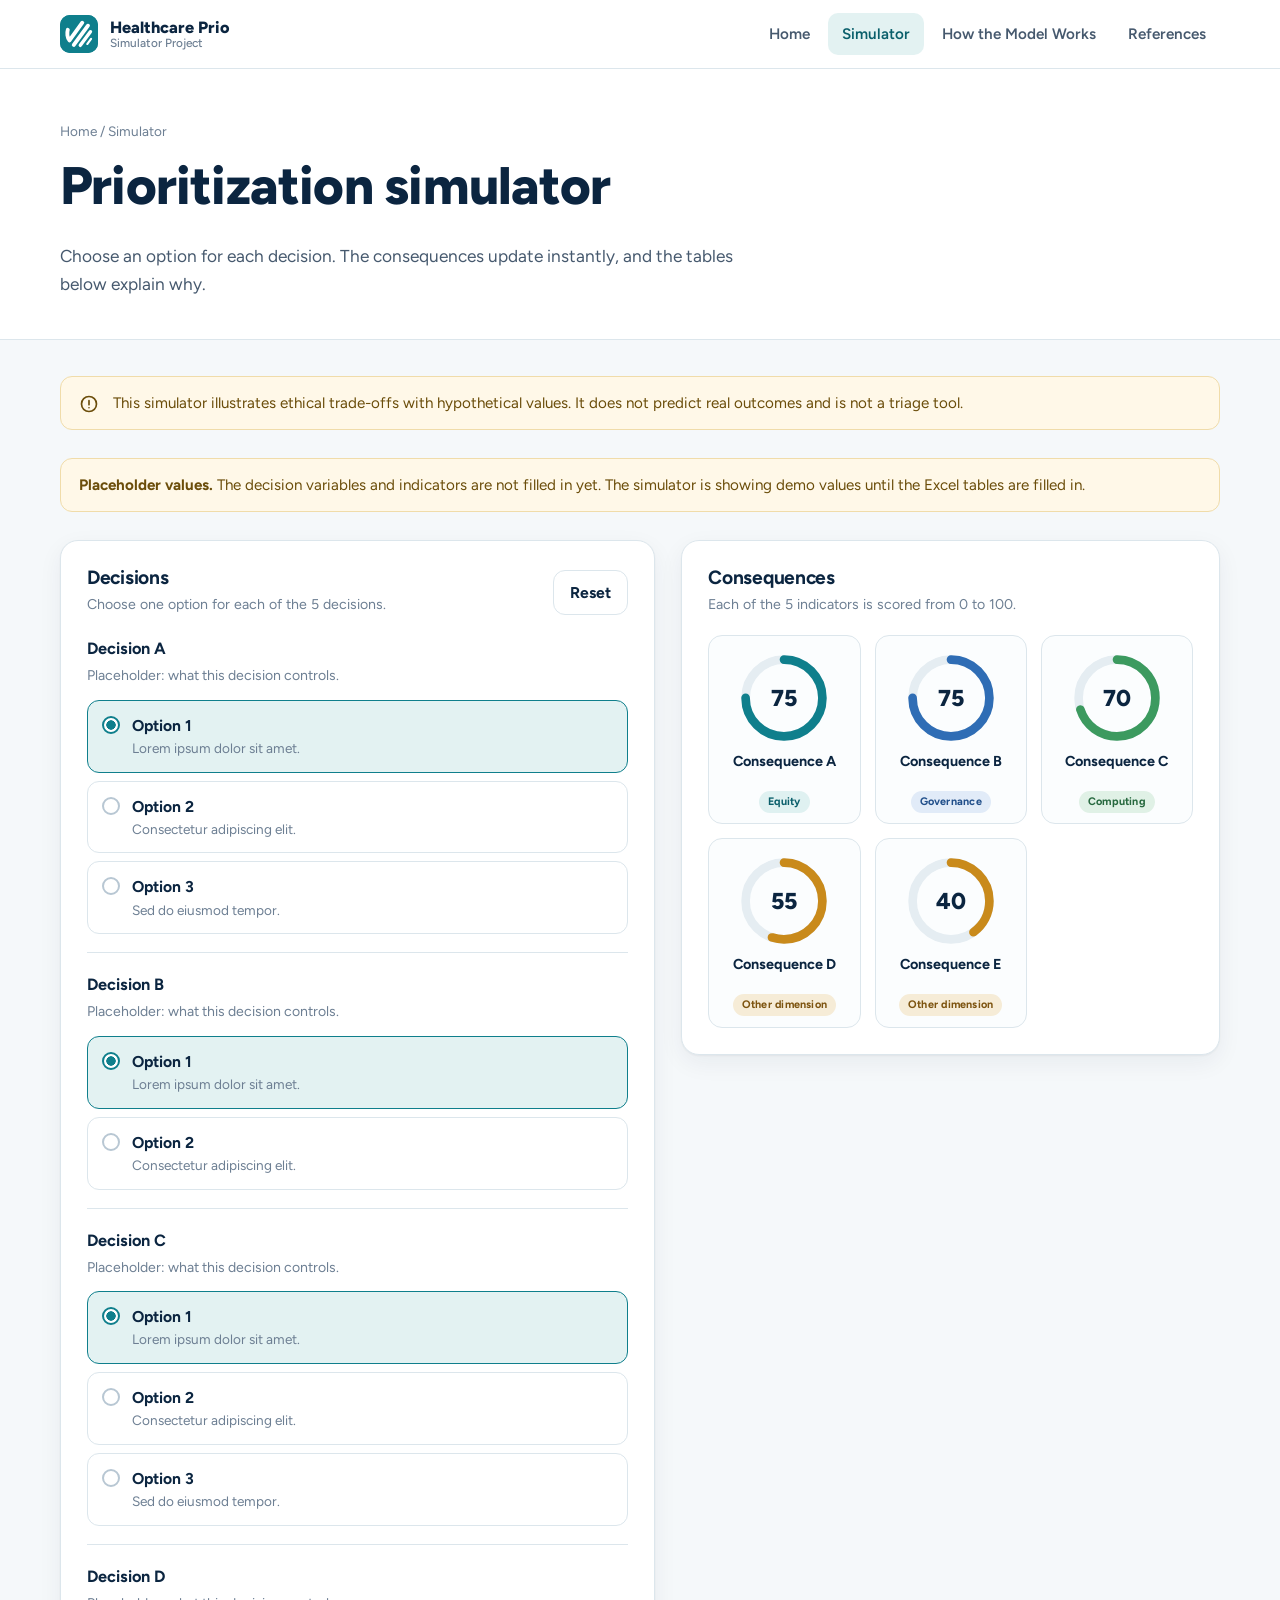
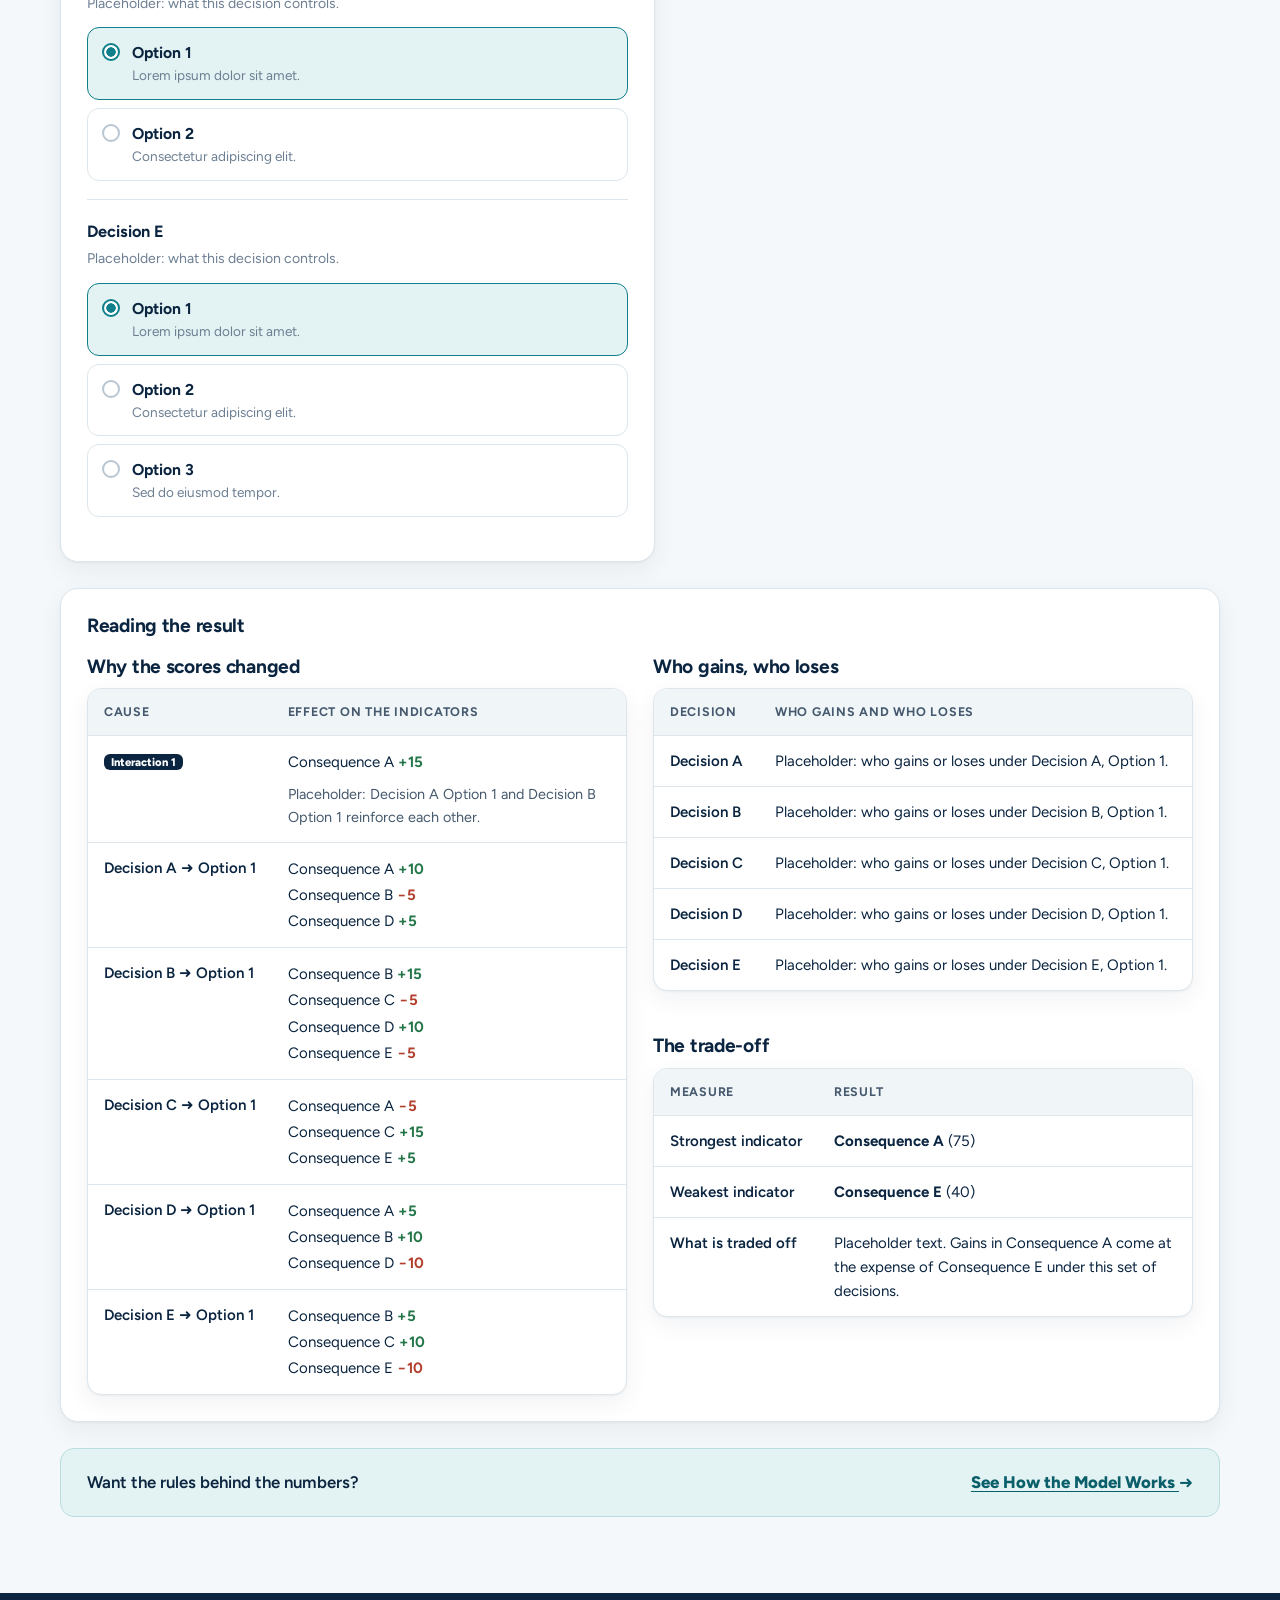
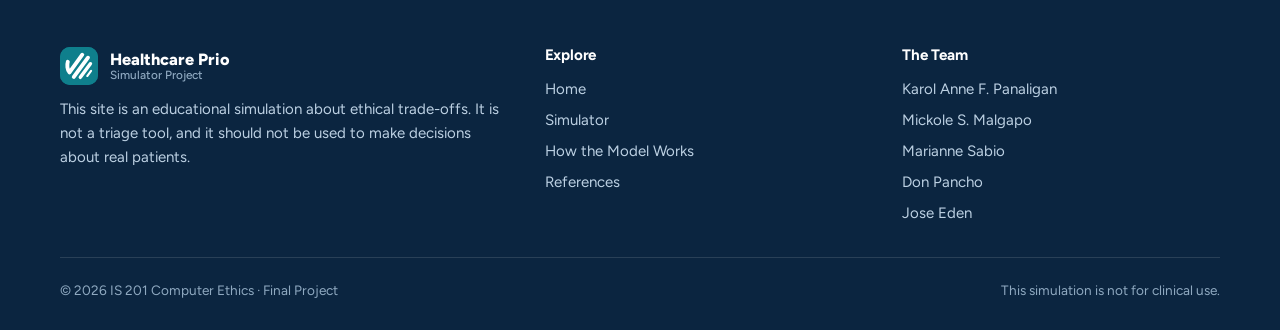
<file: simulator.html>
<!doctype html>
<html lang="en">
<head>
  <meta charset="utf-8">
  <meta name="viewport" content="width=device-width, initial-scale=1">
  <title>Simulator | Healthcare Prioritization Simulator</title>
  <meta name="description" content="Set prioritization decisions and see the consequences update.">
  <meta name="theme-color" content="#0f7f8c">
  <meta property="og:type" content="website">
  <meta property="og:site_name" content="Healthcare Prio">
  <meta property="og:title" content="Simulator | Healthcare Prioritization Simulator">
  <meta property="og:description" content="Set prioritization decisions and see the consequences update.">
  <meta property="og:url" content="https://healthcareprio.github.io/simulator.html">
  <meta property="og:image" content="https://healthcareprio.github.io/assets/images/social-preview.jpg?v=1">
  <meta property="og:image:width" content="1200">
  <meta property="og:image:height" content="630">
  <meta property="og:image:alt" content="Healthcare Prio, a simulator project about who gets care first in public hospitals">
  <meta name="twitter:card" content="summary_large_image">
  <link rel="canonical" href="https://healthcareprio.github.io/simulator.html">
  <link rel="icon" href="assets/favicon.svg" type="image/svg+xml">
  <link rel="preconnect" href="https://fonts.googleapis.com">
  <link rel="preconnect" href="https://fonts.gstatic.com" crossorigin>
  <link rel="stylesheet" href="https://fonts.googleapis.com/css2?family=Figtree:wght@400;500;600;700;800&display=swap">
  <link rel="stylesheet" href="css/styles.css?v=40">
</head>
<body data-page="simulator">
<main id="main">
  <div class="page-head">
    <div class="wrap">
      <div class="crumbs">Home / Simulator</div>
      <h1>Prioritization simulator</h1>
      <p>Choose an option for each decision. The consequences update instantly, and the tables below explain why.</p>
    </div>
  </div>

  <section style="padding-top:36px">
    <div class="wrap">
      <div class="notice">
        <svg width="20" height="20" viewBox="0 0 24 24" fill="none" stroke="currentColor" stroke-width="2" stroke-linecap="round"><circle cx="12" cy="12" r="9"/><path d="M12 8v5M12 16.5v.01"/></svg>
        <span>This simulator illustrates ethical trade-offs with hypothetical values. It does not predict real outcomes and is not a triage tool.</span>
      </div>

      <div class="notice" id="model-status" hidden>
        <svg width="20" height="20" viewBox="0 0 24 24" fill="none" stroke="currentColor" stroke-width="2" stroke-linecap="round" aria-hidden="true"><circle cx="12" cy="12" r="9"/><path d="M12 8v5M12 16.5v.01"/></svg>
      </div>

      <div class="sim">
        <div class="panel">
          <div class="panel-head">
            <div><h2>Decisions</h2><small>Choose one option for each of the 5 decisions.</small></div>
            <button class="btn btn-ghost" id="reset" type="button" style="padding:9px 16px">Reset</button>
          </div>
          <div id="decisions"></div>
        </div>

        <div class="sim-col-sticky">
          <div class="panel">
            <div class="panel-head"><div><h2>Consequences</h2><small>Each of the 5 indicators is scored from 0 to 100.</small></div></div>
            <div class="gauges" id="gauges"></div>
          </div>
        </div>
      </div>

      <div class="panel" style="margin-top:26px">
        <div class="panel-head"><h2>Reading the result</h2></div>
        <div class="results" style="margin-top:0">
          <div><h3>Why the scores changed</h3><div id="why"></div></div>
          <div class="results-col">
            <div><h3>Who gains, who loses</h3><div id="who"></div></div>
            <div><h3>The trade-off</h3><div id="trade"></div></div>
          </div>
        </div>
      </div>

      <div class="callout">
        <span>Want the rules behind the numbers?</span>
        <a class="arrow-link" href="how-it-works.html">See How the Model Works <span class="arrow" aria-hidden="true">&#10140;</span></a>
      </div>
    </div>
  </section>
</main>
<script src="js/site.js?v=20"></script>
<script src="assets/vendor/xlsx.full.min.js"></script>
<script src="js/model-config.js?v=3"></script>
<script src="js/model-loader.js?v=1"></script>
<script src="js/simulator.js?v=6"></script>
</body>
</html>
</file>
<file: css/styles.css>
/* ==========================================================================
   Healthcare Prioritization Simulator - global styles
   Plain CSS, no build step. Edit the tokens in :root to retheme the site.
   ========================================================================== */

:root {
  --bg: #f5f8fa;
  --surface: #ffffff;
  --ink: #0b2540;
  --ink-soft: #46596e;
  --muted: #6d7f93;
  --line: #dce6ec;
  --teal: #0f7f8c;
  --teal-dark: #0a5f6b;
  --teal-tint: #e3f2f2;
  --navy: #0b2540;
  --navy-2: #123658;
  --blue: #2f6db5;
  --green: #3c9a5f;
  --amber: #c98a1b;
  --slate: #6b7c93;
  --coral: #d65a4a;
  --radius: 14px;
  --shadow: 0 1px 2px rgba(11, 37, 64, .05), 0 8px 24px rgba(11, 37, 64, .06);
  --font: "Figtree", "Segoe UI", system-ui, -apple-system, Roboto, Arial, sans-serif;
  --wrap: 1160px;
}

*, *::before, *::after { box-sizing: border-box; }
html { scroll-behavior: smooth; }
body {
  margin: 0; font-family: var(--font); color: var(--ink); background: var(--bg);
  line-height: 1.6; font-size: 17px; -webkit-font-smoothing: antialiased;
}
img, svg { max-width: 100%; display: block; }
a { color: var(--teal-dark); text-underline-offset: 3px; }
a:hover { color: var(--teal); }
h1, h2, h3, h4 { line-height: 1.18; margin: 0 0 .5em; letter-spacing: -.015em; font-weight: 700; }
h1 { font-size: clamp(2.1rem, 4.6vw, 3.3rem); font-weight: 800; }
h2 { font-size: clamp(1.6rem, 3vw, 2.15rem); }
h3 { font-size: 1.2rem; }
p { margin: 0 0 1em; }
.wrap { width: min(var(--wrap), 100% - 40px); margin-inline: auto; }
.skip { position: absolute; left: -999px; top: 8px; background: var(--navy); color: #fff; padding: 8px 14px; border-radius: 8px; z-index: 100; }
.skip:focus { left: 8px; }
:focus-visible { outline: 3px solid #7cc7cf; outline-offset: 2px; border-radius: 6px; }

/* ---------- Header / nav ---------- */
.site-header { position: sticky; top: 0; z-index: 50; background: rgba(255, 255, 255, .96); border-bottom: 1px solid var(--line); backdrop-filter: blur(8px); }
.site-header .wrap { display: flex; align-items: center; justify-content: space-between; height: 68px; }
.brand { display: flex; align-items: center; gap: 12px; text-decoration: none; color: var(--ink); }
.brand-mark { width: 38px; height: 38px; border-radius: 10px; background: var(--teal); display: grid; place-items: center; }
.brand-text { display: flex; flex-direction: column; line-height: 1.15; }
.brand-text b { font-size: 1.02rem; font-weight: 800; }
.brand-text span { font-size: .74rem; color: var(--muted); font-weight: 500; }
.nav { display: flex; gap: 4px; }
.nav a { text-decoration: none; color: var(--ink-soft); font-weight: 600; font-size: .95rem; padding: 9px 14px; border-radius: 10px; }
.nav a:hover { background: var(--teal-tint); color: var(--teal-dark); }
.nav a[aria-current="page"] { background: var(--teal-tint); color: var(--teal-dark); }
.nav-toggle { display: none; background: none; border: 1px solid var(--line); border-radius: 10px; width: 44px; height: 44px; cursor: pointer; color: var(--ink); }

/* ---------- Buttons / tags ---------- */
.btn { display: inline-flex; align-items: center; gap: 8px; font: inherit; font-weight: 700; font-size: .98rem; padding: 13px 22px; border-radius: 12px; border: 1.5px solid transparent; text-decoration: none; cursor: pointer; transition: background .15s, transform .15s; }
.btn-primary { background: var(--teal); color: #fff; }
.btn-primary:hover { background: var(--teal-dark); color: #fff; }
.btn-ghost { background: #fff; color: var(--navy); border-color: var(--line); }
.btn-ghost:hover { border-color: var(--teal); color: var(--teal-dark); }
.btn-light { background: #fff; color: var(--navy); transition: background .2s ease, transform .2s ease, box-shadow .2s ease; }
.btn-light:hover { background: var(--teal-tint); color: var(--navy); transform: translateY(-3px); box-shadow: 0 10px 24px rgba(0, 0, 0, .35), 0 0 0 4px rgba(255, 255, 255, .14); }
.btn-light:active { transform: translateY(-1px); }
/* Hero buttons: same lift as the light button, with shadows tuned for the light background. */
.hero .btn { transition: background .2s ease, border-color .2s ease, transform .2s ease, box-shadow .2s ease; }
.hero .btn-primary:hover { transform: translateY(-3px); box-shadow: 0 10px 22px rgba(15, 127, 140, .35), 0 0 0 4px rgba(15, 127, 140, .14); }
.hero .btn-ghost:hover { background: var(--teal-tint); transform: translateY(-3px); box-shadow: 0 10px 22px rgba(11, 37, 64, .14), 0 0 0 4px rgba(15, 127, 140, .12); }
.hero .btn:active { transform: translateY(-1px); }
.tag { display: inline-block; font-size: .76rem; font-weight: 700; letter-spacing: .02em; padding: 4px 11px; border-radius: 999px; }
.tag-equity { background: #dff1f1; color: #0a5f6b; }
.tag-gov { background: #e1ebf8; color: #214f8a; }
.tag-sus { background: #e0f1e6; color: #27693f; }
.tag-other { background: #f6ecd7; color: #7d5410; }
.tag-draft { background: #fdeceb; color: #a3392c; }
.eyebrow { font-size: .8rem; font-weight: 700; letter-spacing: .09em; text-transform: uppercase; color: var(--teal); margin-bottom: 10px; }

/* ---------- Sections ---------- */
section { padding: 76px 0; }
.sec-head { max-width: 700px; margin-bottom: 36px; }
.sec-head p { color: var(--ink-soft); font-size: 1.05rem; }
.band { background: #fff; border-block: 1px solid var(--line); }
.band-dark { background: var(--navy); color: #fff; }
.band-dark .sec-head p, .band-dark p { color: #bcd0e2; }
.band-dark .eyebrow { color: #7fd1d8; }
.grid { display: grid; gap: 22px; }
.g2 { grid-template-columns: repeat(2, 1fr); }
.g3 { grid-template-columns: repeat(3, 1fr); }
.g4 { grid-template-columns: repeat(4, 1fr); }
.g5 { grid-template-columns: repeat(5, 1fr); gap: 16px; }
.g5 .card { padding: 22px 16px; }
.card { background: var(--surface); border: 1px solid var(--line); border-radius: var(--radius); padding: 26px; box-shadow: var(--shadow); }
.card-lift { transition: transform .22s ease, box-shadow .22s ease, border-color .22s ease; }
.card-lift:hover { transform: translateY(-4px); border-color: rgba(15, 127, 140, .45); box-shadow: 0 2px 4px rgba(11, 37, 64, .06), 0 14px 32px rgba(11, 37, 64, .12); }
.card h3 { margin-bottom: .4em; }
.card p:last-child { margin-bottom: 0; }
.icon-chip { width: 46px; height: 46px; border-radius: 12px; background: var(--teal-tint); color: var(--teal-dark); display: grid; place-items: center; margin-bottom: 16px; }
.notice { display: flex; gap: 14px; align-items: flex-start; background: #fff8e8; border: 1px solid #f0dcaa; border-radius: 12px; padding: 14px 18px; color: #6b4d0a; font-size: .95rem; margin-bottom: 28px; }
.notice svg { flex: none; margin-top: 3px; }

/* ---------- Home hero ---------- */
.hero { padding: 72px 0 64px; background: linear-gradient(180deg, #eaf5f6 0%, var(--bg) 100%); position: relative; overflow: hidden; }
.hero .wrap { display: grid; grid-template-columns: 1.15fr .85fr; gap: 56px; align-items: center; }
.hero p.lead { font-size: 1.18rem; color: var(--ink-soft); max-width: 560px; margin-bottom: 28px; }
.hero-actions { display: flex; gap: 12px; flex-wrap: wrap; }
.hero-note { display: flex; gap: 10px; align-items: center; margin: 28px 0 0; color: var(--ink-soft); font-size: .92rem; }
.hero-note svg { flex: none; color: var(--teal); }
.hero-photo { display: block; width: 100%; aspect-ratio: 4/5; object-fit: cover; object-position: center 30%; border-radius: 20px; box-shadow: var(--shadow); }

/* ---------- Video ---------- */
.video { aspect-ratio: 16/9; border-radius: 18px; background: linear-gradient(135deg, var(--navy), var(--navy-2)); display: grid; place-items: center; color: #fff; text-align: center; box-shadow: var(--shadow); overflow: hidden; }
.video iframe { width: 100%; height: 100%; border: 0; }
.video .play { width: 72px; height: 72px; border-radius: 50%; background: rgba(255, 255, 255, .14); border: 2px solid rgba(255, 255, 255, .5); display: grid; place-items: center; margin: 0 auto 14px; }

/* ---------- People ---------- */
.person { text-align: center; }
.avatar { width: 64px; height: 64px; border-radius: 50%; background: var(--teal-tint); color: var(--teal-dark); font-weight: 800; font-size: 1.2rem; display: grid; place-items: center; margin: 0 auto 24px; border: 2px solid #fff; box-shadow: 0 0 0 1.5px var(--line); }
.person h3 { font-size: 1rem; margin: 0; }

/* ---------- Steps ---------- */
.step-n { width: 34px; height: 34px; border-radius: 50%; background: var(--navy); color: #fff; font-weight: 800; display: grid; place-items: center; margin-bottom: 14px; }

/* ---------- Page header ---------- */
.page-head { padding: 52px 0 40px; background: #fff; border-bottom: 1px solid var(--line); }
.page-head p { color: var(--ink-soft); max-width: 720px; font-size: 1.08rem; margin: 0; }
.crumbs { font-size: .85rem; color: var(--muted); margin-bottom: 12px; }

/* ---------- Simulator ---------- */
.sim { display: grid; grid-template-columns: 1.05fr .95fr; gap: 26px; align-items: start; }
.sim-col-sticky { position: sticky; top: 88px; }
.panel { background: #fff; border: 1px solid var(--line); border-radius: 18px; box-shadow: var(--shadow); padding: 26px; }
.panel-head { display: flex; justify-content: space-between; align-items: center; gap: 12px; margin-bottom: 18px; }
.panel-head h2 { font-size: 1.2rem; margin: 0; }
.panel-head small { color: var(--muted); }
.decision { border: 0; padding: 18px 0; margin: 0; border-top: 1px solid var(--line); }
.decision:first-of-type { border-top: 0; padding-top: 0; }
.decision legend { padding: 0; font-weight: 700; font-size: 1.02rem; float: left; width: 100%; margin-bottom: 4px; }
.decision .hint { clear: both; color: var(--muted); font-size: .88rem; margin: 0 0 12px; }
.options { display: grid; gap: 8px; }
.opt { position: relative; }
.opt input { position: absolute; opacity: 0; inset: 0; cursor: pointer; margin: 0; width: 100%; height: 100%; }
.opt label { display: flex; gap: 12px; align-items: flex-start; border: 1.5px solid var(--line); border-radius: 12px; padding: 12px 14px; background: #fff; transition: border-color .15s, background .15s; }
.opt label::before { content: ""; flex: none; width: 18px; height: 18px; border-radius: 50%; border: 2px solid #b8c7d3; margin-top: 3px; background: #fff; }
.opt label b { display: block; font-size: .98rem; }
.opt label span { display: block; font-size: .85rem; color: var(--muted); }
.opt:hover label { border-color: #9fd0d4; }
.opt input:checked + label { border-color: var(--teal); background: var(--teal-tint); }
.opt input:checked + label::before { border-color: var(--teal); background: radial-gradient(circle, var(--teal) 0 45%, #fff 50%); }
.opt input:focus-visible + label { outline: 3px solid #7cc7cf; outline-offset: 2px; }
.gauges { display: grid; grid-template-columns: repeat(3, 1fr); gap: 14px; }
.gauge { text-align: center; padding: 14px 6px 10px; border: 1px solid var(--line); border-radius: 14px; background: #fbfdfe; }
.gauge svg { width: 96px; height: 96px; margin: 0 auto 6px; }
.gauge .ring-bg { stroke: #e5edf2; }
.gauge .ring-fg { transition: stroke-dashoffset .5s cubic-bezier(.3, .8, .3, 1); }
.gauge .val { font-weight: 800; font-size: 1.5rem; fill: var(--ink); }
.gauge b { display: block; font-size: .9rem; line-height: 1.25; }
.gauge .tag { margin-top: 6px; font-size: .68rem; padding: 2px 9px; }
.delta { display: block; min-height: 1.2em; font-size: .78rem; font-weight: 700; color: transparent; }
.delta.up { color: #25774a; }
.delta.down { color: #b3402f; }
.results { margin-top: 26px; display: grid; grid-template-columns: 1fr 1fr; gap: 26px; align-items: start; }
.results-col { display: grid; gap: 44px; }
.results .table-wrap, .gauge { transition: transform .2s ease, box-shadow .2s ease; }
.results .table-wrap:hover, .gauge:hover { transform: translateY(-4px); box-shadow: 0 2px 4px rgba(11, 37, 64, .06), 0 14px 32px rgba(11, 37, 64, .12); }
.results h2 { font-size: 1.2rem; margin-bottom: 14px; }
.results table { min-width: 0; }
.results td:first-child { white-space: nowrap; width: 1%; font-weight: 600; }
.effect-list { list-style: none; margin: 0; padding: 0; }
.effect-list li { padding: 1px 0; }
td ul { margin: .35em 0 .8em; padding-left: 1.2em; }
td ul li { padding: 1px 0; }
td ul:first-child { margin-top: 0; }
td ul:last-child { margin-bottom: 0; }
.ix-why { margin: 8px 0 0; color: var(--ink-soft); font-size: .9rem; }
.pos { color: #25774a; font-weight: 700; white-space: nowrap; }
.neg { color: #b3402f; font-weight: 700; white-space: nowrap; }
.callout { display: flex; justify-content: space-between; align-items: center; gap: 16px; flex-wrap: wrap; margin-top: 26px; padding: 20px 26px; background: var(--teal-tint); border: 1px solid #b9dcdf; border-radius: var(--radius); font-size: 1.05rem; font-weight: 600; color: var(--navy); }
.callout a { font-weight: 800; color: var(--teal-dark); }
.arrow { display: inline-block; transition: transform .2s ease; }
.arrow-link:hover .arrow, .arrow-link:focus-visible .arrow { transform: translateX(6px); }
.ix-tag { font-size: .7rem; font-weight: 800; background: var(--navy); color: #fff; padding: 1px 7px; border-radius: 6px; margin-right: 4px; }

/* ---------- Tables ---------- */
.table-wrap { overflow-x: auto; background: #fff; border: 1px solid var(--line); border-radius: var(--radius); box-shadow: var(--shadow); }
table { border-collapse: collapse; width: 100%; font-size: .94rem; min-width: 640px; }
th, td { text-align: left; padding: 13px 16px; border-bottom: 1px solid var(--line); vertical-align: top; }
th { background: #f0f6f8; font-size: .78rem; text-transform: uppercase; letter-spacing: .06em; color: var(--ink-soft); }
tr:last-child td { border-bottom: 0; }
td .pill { white-space: nowrap; }
.placeholder, td em { color: var(--muted); font-style: italic; }
td a { font-weight: 600; word-break: break-word; }
/* Column widths for the model tables (the class comes from the .md file name). */
.t-04-rules table, .t-05-interactions table { table-layout: fixed; min-width: 900px; }
.t-04-rules th:nth-child(1) { width: 11%; }
.t-04-rules th:nth-child(2) { width: 15%; }
.t-04-rules th:nth-child(3) { width: 19%; }
.t-04-rules th:nth-child(4) { width: 17%; }
.t-04-rules th:nth-child(5) { width: 14%; }
.t-04-rules th:nth-child(6), .t-04-rules th:nth-child(7) { width: 12%; }
.t-05-interactions th:nth-child(1) { width: 13%; }
.t-05-interactions th:nth-child(2) { width: 24%; }
.t-05-interactions th:nth-child(3) { width: 21%; }
.t-05-interactions th:nth-child(4) { width: 42%; }
.t-22-references-contributions table { table-layout: fixed; min-width: 0; }
.t-22-references-contributions th:nth-child(1) { width: 33.333%; }
.t-22-references-contributions th:nth-child(2) { width: 66.667%; }
.table-error { padding: 16px 18px; color: #a3392c; }
.rule-list { margin: 0 0 1em; padding-left: 22px; color: var(--ink-soft); font-size: 1.05rem; }
.rule-list b { color: var(--teal-dark); }

/* ---------- Diagram ---------- */
.diagram { background: #fff; border: 1px solid var(--line); border-radius: 18px; padding: 26px; box-shadow: var(--shadow); overflow-x: auto; }
.diagram img { min-width: 720px; width: 100%; height: auto; }

/* ---------- Reference list ---------- */
.ref-list { list-style: none; margin: 0; padding: 0; display: grid; gap: 12px; }
.ref-list li { background: #fff; border: 1px solid var(--line); border-radius: 12px; padding: 14px 18px; display: grid; gap: 2px; }
.ref-list a { font-weight: 700; word-break: break-word; }
.ref-list span { color: var(--muted); font-size: .9rem; }

/* ---------- Footer ---------- */
.site-footer { background: var(--navy); color: #bcd0e2; padding: 54px 0 28px; font-size: .94rem; }
.site-footer .cols { display: grid; grid-template-columns: 1.4fr 1fr 1fr; gap: 40px; padding-bottom: 32px; border-bottom: 1px solid rgba(255, 255, 255, .12); }
.site-footer h4 { color: #fff; font-size: .95rem; margin-bottom: 12px; }
.site-footer ul { list-style: none; padding: 0; margin: 0; display: grid; gap: 7px; }
.site-footer a { color: #bcd0e2; text-decoration: none; }
.site-footer a:hover { color: #fff; text-decoration: underline; }
.site-footer .brand { color: #fff; margin-bottom: 12px; }
.site-footer .brand-text span { color: #8fa9c0; }
.site-footer .legal { padding-top: 22px; display: flex; justify-content: space-between; gap: 14px; flex-wrap: wrap; font-size: .85rem; color: #8fa9c0; }

/* ---------- Responsive ---------- */
@media (max-width: 960px) {
  .hero .wrap, .sim { grid-template-columns: 1fr; }
  .sim-col-sticky { position: static; }
  .g3, .g4 { grid-template-columns: repeat(2, 1fr); }
  .g5 { grid-template-columns: repeat(3, 1fr); }
  .results { grid-template-columns: 1fr; }
}
@media (max-width: 760px) {
  body { font-size: 16px; }
  section { padding: 56px 0; }
  .nav-toggle { display: grid; place-items: center; }
  .nav { display: none; position: absolute; top: 68px; left: 0; right: 0; background: #fff; border-bottom: 1px solid var(--line); flex-direction: column; padding: 10px 20px 16px; }
  .nav.open { display: flex; }
  .g2, .g3, .g4 { grid-template-columns: 1fr; }
  .g5 { grid-template-columns: repeat(2, 1fr); }
  .gauges { grid-template-columns: repeat(2, 1fr); }
  .site-footer .cols { grid-template-columns: 1fr; gap: 28px; }
}
/* ---------- Notes page ---------- */
.notes-layout { display: grid; grid-template-columns: 220px minmax(0, 1fr); gap: 48px; align-items: start; }
.toc { position: sticky; top: 92px; font-size: .92rem; }
.toc b { display: block; margin-bottom: 10px; color: var(--ink); }
.toc ol { list-style: none; margin: 0; padding: 0; border-left: 2px solid var(--line); }
.toc a { display: block; padding: 6px 0 6px 14px; margin-left: -2px; border-left: 2px solid transparent; color: var(--ink-soft); text-decoration: none; }
.toc a:hover { color: var(--teal-dark); border-left-color: var(--teal); }
.toc a.active { color: var(--teal-dark); border-left-color: var(--teal); font-weight: 600; }
.notes section { padding: 0 0 52px; scroll-margin-top: 92px; }
.notes h2 { margin-bottom: .6em; }
.notes h3 { margin: 1.8em 0 .5em; font-size: 1.15rem; }
.notes p, .notes li { color: var(--ink-soft); }
.notes ul, .notes ol { padding-left: 22px; margin: 0 0 1em; }
.notes li { margin-bottom: 6px; }
.notes strong { color: var(--ink); }
.notes blockquote { margin: 0 0 1em; padding: 14px 20px; background: var(--teal-tint); border-left: 4px solid var(--teal); border-radius: 0 12px 12px 0; color: var(--ink); font-weight: 600; }
.notes code { background: #eaf0f4; padding: 1px 6px; border-radius: 6px; font-size: .88em; }
.notes pre { background: var(--navy); color: #d6e4f0; padding: 18px 22px; border-radius: 12px; overflow-x: auto; font-size: .86rem; line-height: 1.65; margin: 0 0 1em; }
.notes .note-line { margin-top: 14px; font-size: .95rem; }
.t-30-sample-decisions th:nth-child(1), .t-31-sample-indicators th:nth-child(1), .t-32-sample-interactions th:nth-child(1) { width: 8%; }
.t-30-sample-decisions th:nth-child(2) { width: 20%; }
.t-30-sample-decisions th:nth-child(3) { width: 40%; }
.t-34-grading th:nth-child(2) { width: 12%; }
.t-32-sample-interactions th:nth-child(2) { width: 20%; }
.t-32-sample-interactions th:nth-child(3) { width: 40%; }
.t-30-sample-decisions table, .t-31-sample-indicators table, .t-32-sample-interactions table, .t-34-grading table { table-layout: fixed; min-width: 640px; }
@media (max-width: 960px) {
  .notes-layout { grid-template-columns: 1fr; gap: 24px; }
  .toc { position: static; padding: 16px 18px; background: #fff; border: 1px solid var(--line); border-radius: var(--radius); }
}

/* Small screens: the two footer legal lines stack and are centered. */
@media (max-width: 600px) {
  .site-footer .legal { flex-direction: column; align-items: center; text-align: center; gap: 6px; }
}
/* Closing call-to-action band on Home. */
.cta-band { display: flex; justify-content: space-between; align-items: center; gap: 24px; flex-wrap: wrap; }
.cta-copy { max-width: 620px; }
@media (max-width: 760px) {
  .cta-band { flex-direction: column; align-items: stretch; }
  .cta-band .btn { align-self: center; }
}
/* Small phones: stack the hero buttons, centered, with the same width. */
@media (max-width: 480px) {
  .hero-actions { flex-direction: column; align-items: center; }
  .hero-actions .btn { width: min(100%, 320px); justify-content: center; }
}
@media (prefers-reduced-motion: reduce) {
  * { transition: none !important; scroll-behavior: auto !important; }
}

.notes .mark-list { list-style: none; padding-left: 0; }
.notes .mark-list li { padding-left: 0; }
.notes .mark-list li span { margin-right: .4em; }

.toc { max-height: calc(100vh - 110px); overflow-y: auto; scrollbar-width: thin; }
.toc li.sub a { padding-left: 28px; font-size: .86rem; }
.notes h3 { scroll-margin-top: 92px; }
@media (max-width: 900px) { .toc { max-height: none; overflow: visible; } }

.notes .note-box { margin: 0 0 1em; padding: 12px 18px; background: #fff8e8; border: 1px solid #f0dcaa; border-radius: 12px; color: #5b4510; font-size: .95rem; }
.notes .note-box a { color: var(--teal-dark); }

.notice[hidden] { display: none; }
.notice ul { margin: 6px 0 0; padding-left: 1.2em; }
.notice li { padding: 1px 0; }
</file>
